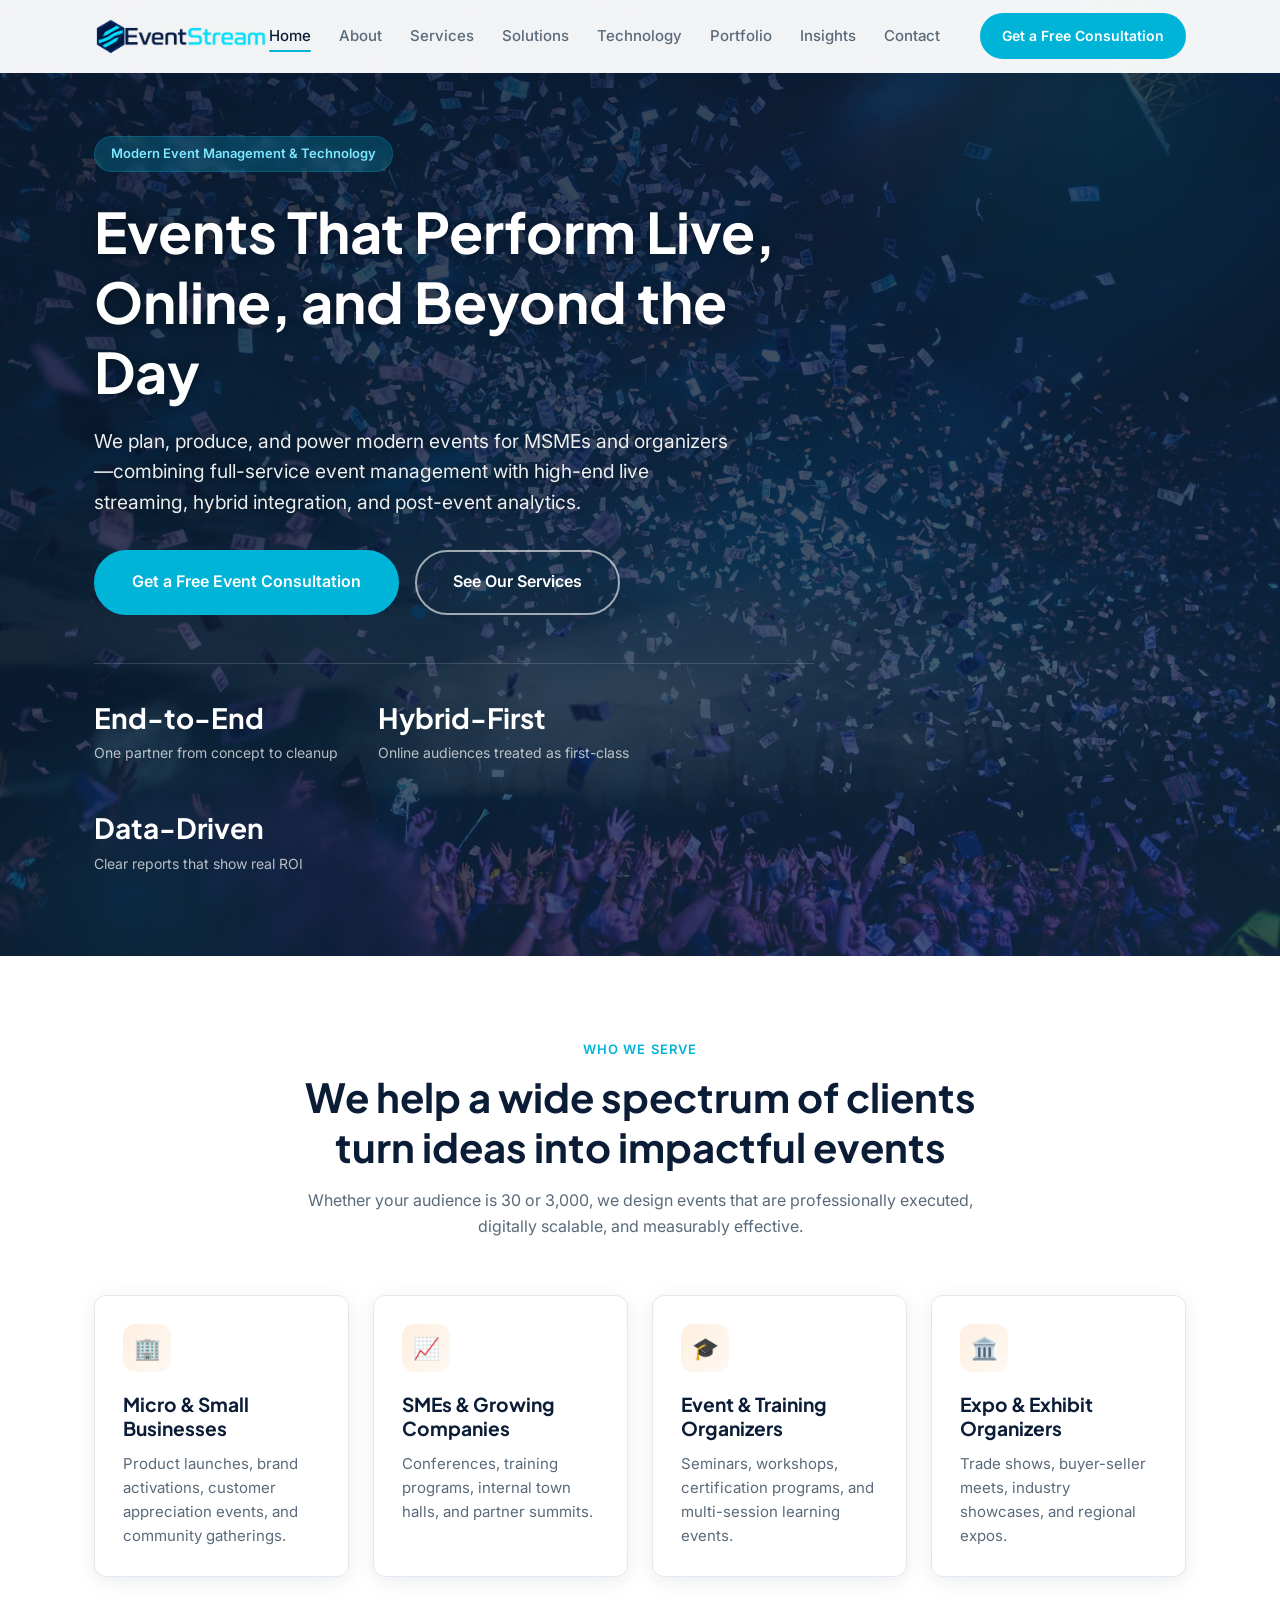
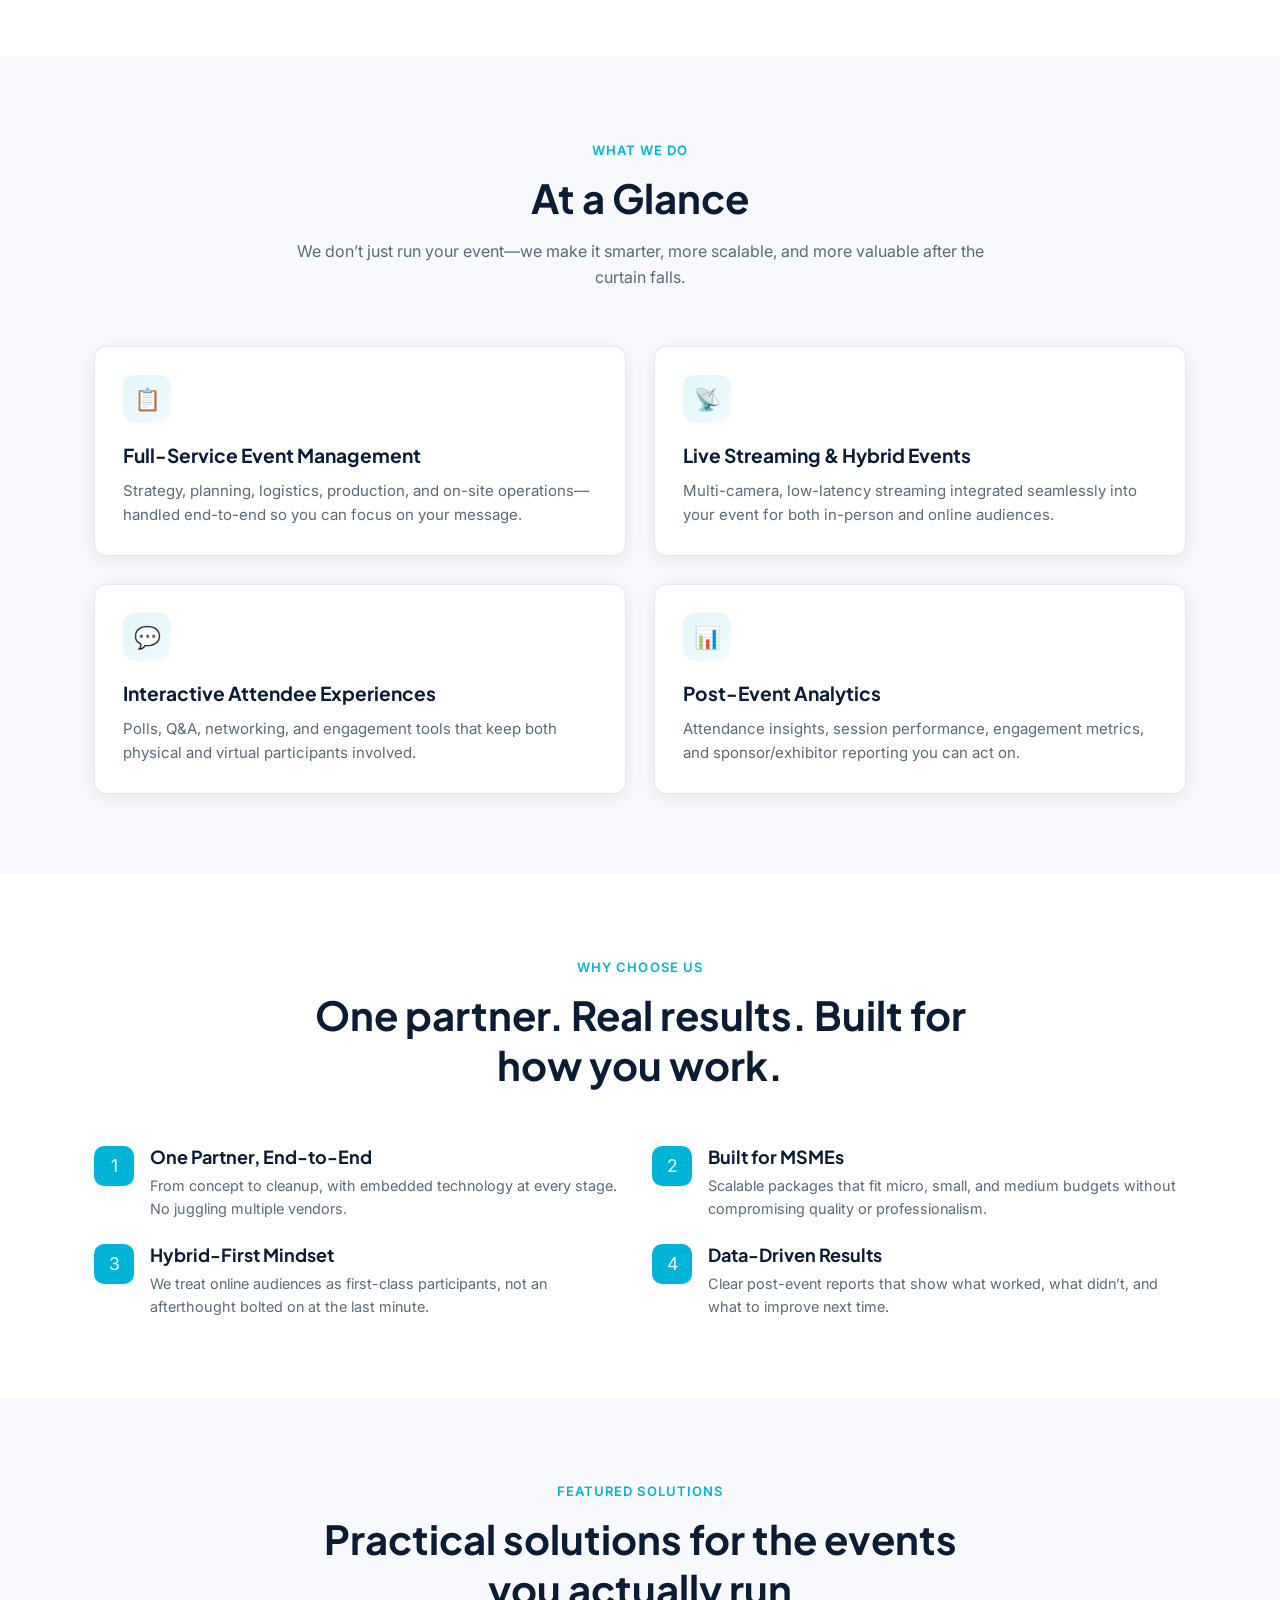
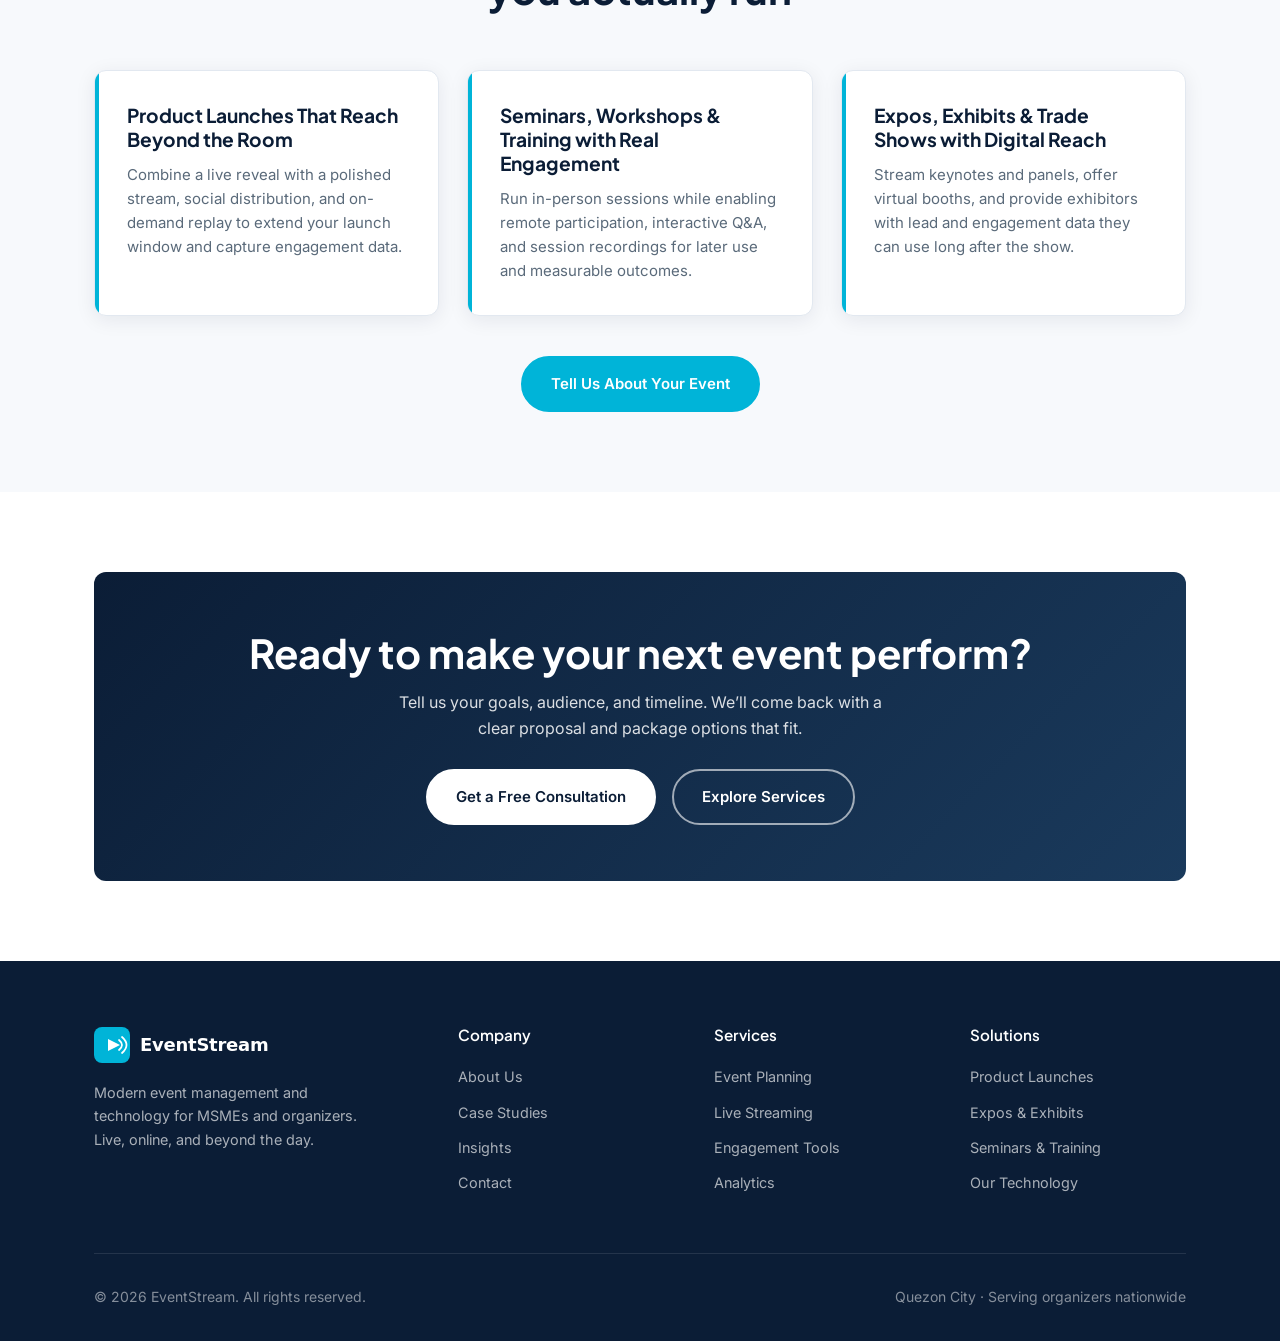
<file: index.html>
<!DOCTYPE html>
<html lang="en">
<head>
  <meta charset="UTF-8">
  <meta name="viewport" content="width=device-width, initial-scale=1.0">
  <title>EventStream | Events That Perform Live, Online & Beyond</title>
  <meta name="description" content="We plan, produce, and power modern events for MSMEs and organizers—full-service event management with high-end live streaming, hybrid integration, and post-event analytics.">
  <link rel="preconnect" href="https://fonts.googleapis.com">
  <link rel="preconnect" href="https://fonts.gstatic.com" crossorigin>
  <link href="https://fonts.googleapis.com/css2?family=Inter:wght@400;500;600;700&family=Plus+Jakarta+Sans:wght@600;700;800&display=swap" rel="stylesheet">
  <link rel="stylesheet" href="css/styles.css">
</head>
<body>
  <!-- Header -->
  <header class="header">
    <div class="container header-inner">
      <a href="index.html" class="logo"><img src="images/logo_new.svg" alt="EventStream" height="40"></a>
      <nav class="nav">
        <div class="nav-links">
          <a href="index.html" class="active">Home</a>
          <a href="about.html">About</a>
          <a href="services.html">Services</a>
          <a href="solutions.html">Solutions</a>
          <a href="technology.html">Technology</a>
          <a href="portfolio.html">Portfolio</a>
          <a href="insights.html">Insights</a>
          <a href="contact.html">Contact</a>
        </div>
        <a href="contact.html" class="btn btn-primary btn-sm nav-cta">Get a Free Consultation</a>
      </nav>
      <button class="mobile-toggle" aria-label="Toggle menu" aria-expanded="false">
        <svg xmlns="http://www.w3.org/2000/svg" fill="none" viewBox="0 0 24 24" stroke="currentColor"><path stroke-linecap="round" stroke-linejoin="round" stroke-width="2" d="M4 6h16M4 12h16M4 18h16"/></svg>
      </button>
    </div>
    <div class="mobile-menu">
      <a href="index.html">Home</a>
      <a href="about.html">About</a>
      <a href="services.html">Services</a>
      <a href="solutions.html">Solutions</a>
      <a href="technology.html">Technology</a>
      <a href="portfolio.html">Portfolio</a>
      <a href="insights.html">Insights</a>
      <a href="contact.html">Contact</a>
      <a href="contact.html" class="btn btn-primary">Get a Free Consultation</a>
    </div>
  </header>

  <!-- Hero -->
  <section class="hero">
    <div class="container">
      <div class="hero-content">
        <span class="eyebrow">Modern Event Management & Technology</span>
        <h1>Events That Perform Live, Online, and Beyond the Day</h1>
        <p class="lead">We plan, produce, and power modern events for MSMEs and organizers—combining full-service event management with high-end live streaming, hybrid integration, and post-event analytics.</p>
        <div class="hero-ctas">
          <a href="contact.html" class="btn btn-primary btn-lg">Get a Free Event Consultation</a>
          <a href="services.html" class="btn btn-outline-white btn-lg">See Our Services</a>
        </div>
        <div class="hero-stats">
          <div class="hero-stat">
            <strong>End-to-End</strong>
            <span>One partner from concept to cleanup</span>
          </div>
          <div class="hero-stat">
            <strong>Hybrid-First</strong>
            <span>Online audiences treated as first-class</span>
          </div>
          <div class="hero-stat">
            <strong>Data-Driven</strong>
            <span>Clear reports that show real ROI</span>
          </div>
        </div>
      </div>
    </div>
  </section>

  <!-- Who We Serve -->
  <section class="section" id="who-we-serve">
    <div class="container">
      <div class="section-header fade-up">
        <span class="eyebrow">Who We Serve</span>
        <h2>We help a wide spectrum of clients turn ideas into impactful events</h2>
        <p>Whether your audience is 30 or 3,000, we design events that are professionally executed, digitally scalable, and measurably effective.</p>
      </div>
      <div class="grid-4">
        <div class="card audience-card fade-up">
          <div class="card-icon">🏢</div>
          <h3>Micro & Small Businesses</h3>
          <p>Product launches, brand activations, customer appreciation events, and community gatherings.</p>
        </div>
        <div class="card audience-card fade-up">
          <div class="card-icon">📈</div>
          <h3>SMEs & Growing Companies</h3>
          <p>Conferences, training programs, internal town halls, and partner summits.</p>
        </div>
        <div class="card audience-card fade-up">
          <div class="card-icon">🎓</div>
          <h3>Event & Training Organizers</h3>
          <p>Seminars, workshops, certification programs, and multi-session learning events.</p>
        </div>
        <div class="card audience-card fade-up">
          <div class="card-icon">🏛️</div>
          <h3>Expo & Exhibit Organizers</h3>
          <p>Trade shows, buyer-seller meets, industry showcases, and regional expos.</p>
        </div>
      </div>
    </div>
  </section>

  <!-- What We Do -->
  <section class="section section-alt" id="what-we-do">
    <div class="container">
      <div class="section-header fade-up">
        <span class="eyebrow">What We Do</span>
        <h2>At a Glance</h2>
        <p>We don’t just run your event—we make it smarter, more scalable, and more valuable after the curtain falls.</p>
      </div>
      <div class="grid-2">
        <div class="card fade-up">
          <div class="card-icon">📋</div>
          <h3>Full-Service Event Management</h3>
          <p>Strategy, planning, logistics, production, and on-site operations—handled end-to-end so you can focus on your message.</p>
        </div>
        <div class="card fade-up">
          <div class="card-icon">📡</div>
          <h3>Live Streaming & Hybrid Events</h3>
          <p>Multi-camera, low-latency streaming integrated seamlessly into your event for both in-person and online audiences.</p>
        </div>
        <div class="card fade-up">
          <div class="card-icon">💬</div>
          <h3>Interactive Attendee Experiences</h3>
          <p>Polls, Q&A, networking, and engagement tools that keep both physical and virtual participants involved.</p>
        </div>
        <div class="card fade-up">
          <div class="card-icon">📊</div>
          <h3>Post-Event Analytics</h3>
          <p>Attendance insights, session performance, engagement metrics, and sponsor/exhibitor reporting you can act on.</p>
        </div>
      </div>
    </div>
  </section>

  <!-- Why Choose Us -->
  <section class="section" id="why-us">
    <div class="container">
      <div class="section-header fade-up">
        <span class="eyebrow">Why Choose Us</span>
        <h2>One partner. Real results. Built for how you work.</h2>
      </div>
      <div class="why-list">
        <div class="why-item fade-up">
          <div class="icon">1</div>
          <div>
            <h4>One Partner, End-to-End</h4>
            <p>From concept to cleanup, with embedded technology at every stage. No juggling multiple vendors.</p>
          </div>
        </div>
        <div class="why-item fade-up">
          <div class="icon">2</div>
          <div>
            <h4>Built for MSMEs</h4>
            <p>Scalable packages that fit micro, small, and medium budgets without compromising quality or professionalism.</p>
          </div>
        </div>
        <div class="why-item fade-up">
          <div class="icon">3</div>
          <div>
            <h4>Hybrid-First Mindset</h4>
            <p>We treat online audiences as first-class participants, not an afterthought bolted on at the last minute.</p>
          </div>
        </div>
        <div class="why-item fade-up">
          <div class="icon">4</div>
          <div>
            <h4>Data-Driven Results</h4>
            <p>Clear post-event reports that show what worked, what didn’t, and what to improve next time.</p>
          </div>
        </div>
      </div>
    </div>
  </section>

  <!-- Featured Solutions -->
  <section class="section section-alt" id="solutions">
    <div class="container">
      <div class="section-header fade-up">
        <span class="eyebrow">Featured Solutions</span>
        <h2>Practical solutions for the events you actually run</h2>
      </div>
      <div class="grid-3">
        <div class="card solution-card fade-up">
          <h3>Product Launches That Reach Beyond the Room</h3>
          <p>Combine a live reveal with a polished stream, social distribution, and on-demand replay to extend your launch window and capture engagement data.</p>
        </div>
        <div class="card solution-card fade-up">
          <h3>Seminars, Workshops & Training with Real Engagement</h3>
          <p>Run in-person sessions while enabling remote participation, interactive Q&A, and session recordings for later use and measurable outcomes.</p>
        </div>
        <div class="card solution-card fade-up">
          <h3>Expos, Exhibits & Trade Shows with Digital Reach</h3>
          <p>Stream keynotes and panels, offer virtual booths, and provide exhibitors with lead and engagement data they can use long after the show.</p>
        </div>
      </div>
      <div style="text-align: center; margin-top: 2.5rem;" class="fade-up">
        <a href="contact.html" class="btn btn-primary">Tell Us About Your Event</a>
      </div>
    </div>
  </section>

  <!-- CTA Banner -->
  <section class="section">
    <div class="container">
      <div class="cta-banner fade-up">
        <h2>Ready to make your next event perform?</h2>
        <p>Tell us your goals, audience, and timeline. We’ll come back with a clear proposal and package options that fit.</p>
        <div class="btn-group">
          <a href="contact.html" class="btn btn-white">Get a Free Consultation</a>
          <a href="services.html" class="btn btn-outline-white">Explore Services</a>
        </div>
      </div>
    </div>
  </section>

  <!-- Footer -->
  <footer class="footer">
    <div class="container">
      <div class="footer-grid">
        <div class="footer-brand">
          <a href="index.html" class="logo"><img src="images/logo-light.svg" alt="EventStream" height="40"></a>
          <p>Modern event management and technology for MSMEs and organizers. Live, online, and beyond the day.</p>
        </div>
        <div>
          <h4>Company</h4>
          <ul>
            <li><a href="about.html">About Us</a></li>
            <li><a href="portfolio.html">Case Studies</a></li>
            <li><a href="insights.html">Insights</a></li>
            <li><a href="contact.html">Contact</a></li>
          </ul>
        </div>
        <div>
          <h4>Services</h4>
          <ul>
            <li><a href="services.html">Event Planning</a></li>
            <li><a href="services.html">Live Streaming</a></li>
            <li><a href="services.html">Engagement Tools</a></li>
            <li><a href="services.html">Analytics</a></li>
          </ul>
        </div>
        <div>
          <h4>Solutions</h4>
          <ul>
            <li><a href="solutions.html">Product Launches</a></li>
            <li><a href="solutions.html">Expos & Exhibits</a></li>
            <li><a href="solutions.html">Seminars & Training</a></li>
            <li><a href="technology.html">Our Technology</a></li>
          </ul>
        </div>
      </div>
      <div class="footer-bottom">
        <span>© 2026 EventStream. All rights reserved.</span>
        <span>Quezon City · Serving organizers nationwide</span>
      </div>
    </div>
  </footer>

  <script src="js/main.js"></script>
</body>
</html>
</file>
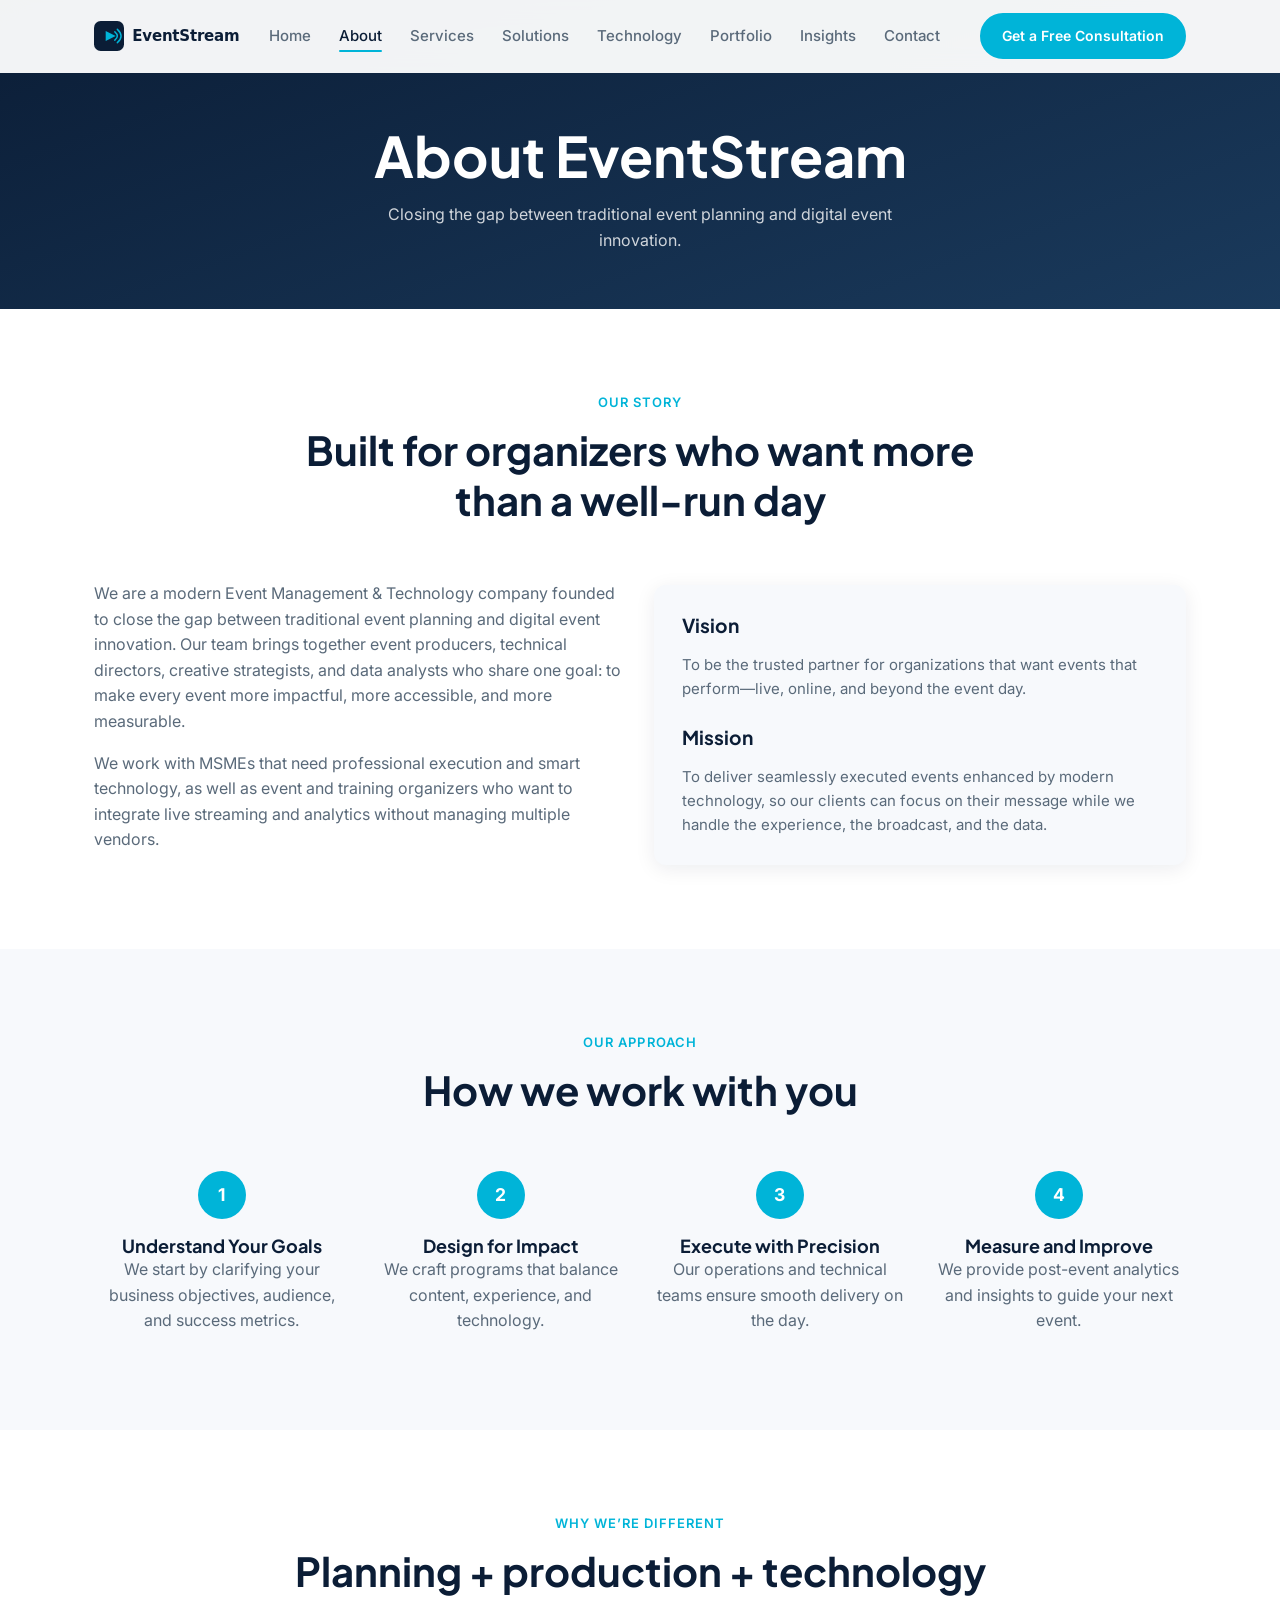
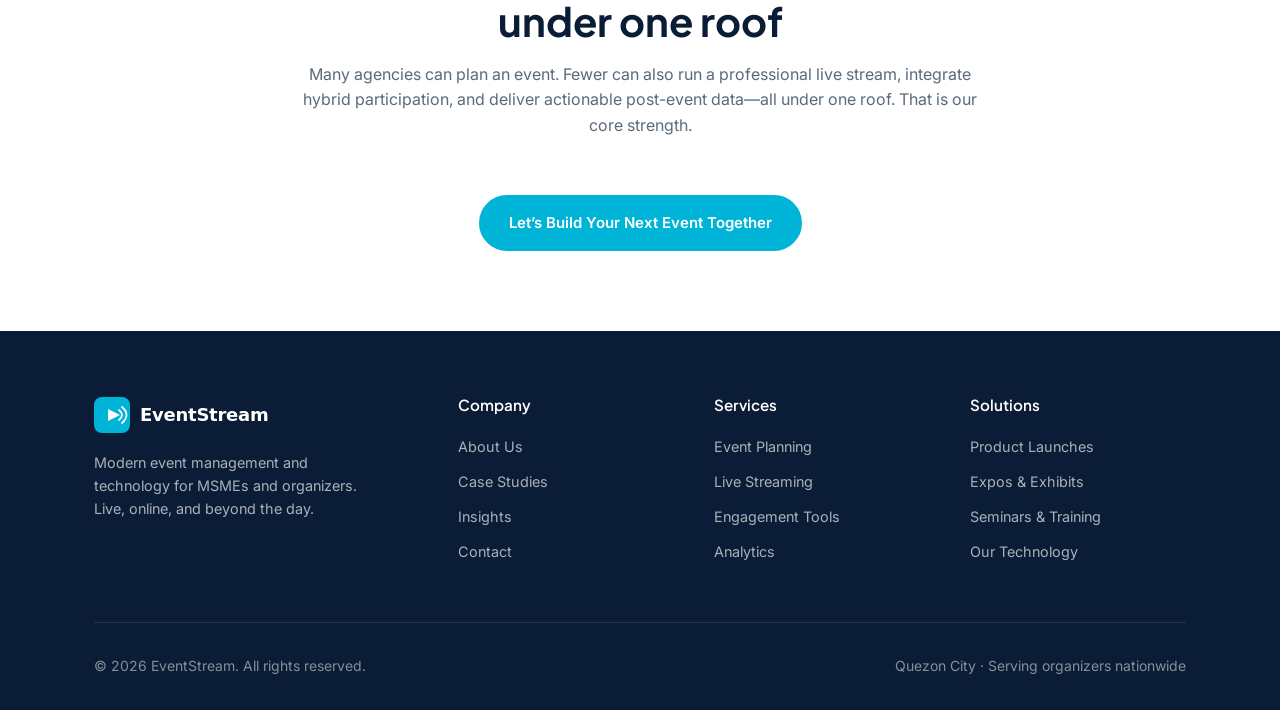
<file: about.html>
<!DOCTYPE html>
<html lang="en">
<head>
  <meta charset="UTF-8">
  <meta name="viewport" content="width=device-width, initial-scale=1.0">
  <title>About Us | EventStream</title>
  <meta name="description" content="We are a modern Event Management & Technology company founded to close the gap between traditional event planning and digital event innovation.">
  <link rel="preconnect" href="https://fonts.googleapis.com">
  <link rel="preconnect" href="https://fonts.gstatic.com" crossorigin>
  <link href="https://fonts.googleapis.com/css2?family=Inter:wght@400;500;600;700&family=Plus+Jakarta+Sans:wght@600;700;800&display=swap" rel="stylesheet">
  <link rel="stylesheet" href="css/styles.css">
</head>
<body>
  <header class="header">
    <div class="container header-inner">
      <a href="index.html" class="logo"><img src="images/logo.svg" alt="EventStream" height="40"></a>
      <nav class="nav">
        <div class="nav-links">
          <a href="index.html">Home</a>
          <a href="about.html" class="active">About</a>
          <a href="services.html">Services</a>
          <a href="solutions.html">Solutions</a>
          <a href="technology.html">Technology</a>
          <a href="portfolio.html">Portfolio</a>
          <a href="insights.html">Insights</a>
          <a href="contact.html">Contact</a>
        </div>
        <a href="contact.html" class="btn btn-primary btn-sm nav-cta">Get a Free Consultation</a>
      </nav>
      <button class="mobile-toggle" aria-label="Toggle menu" aria-expanded="false">
        <svg xmlns="http://www.w3.org/2000/svg" fill="none" viewBox="0 0 24 24" stroke="currentColor"><path stroke-linecap="round" stroke-linejoin="round" stroke-width="2" d="M4 6h16M4 12h16M4 18h16"/></svg>
      </button>
    </div>
    <div class="mobile-menu">
      <a href="index.html">Home</a>
      <a href="about.html">About</a>
      <a href="services.html">Services</a>
      <a href="solutions.html">Solutions</a>
      <a href="technology.html">Technology</a>
      <a href="portfolio.html">Portfolio</a>
      <a href="insights.html">Insights</a>
      <a href="contact.html">Contact</a>
      <a href="contact.html" class="btn btn-primary">Get a Free Consultation</a>
    </div>
  </header>

  <section class="page-hero">
    <div class="container">
      <h1>About EventStream</h1>
      <p>Closing the gap between traditional event planning and digital event innovation.</p>
    </div>
  </section>

  <section class="section">
    <div class="container">
      <div class="section-header fade-up">
        <span class="eyebrow">Our Story</span>
        <h2>Built for organizers who want more than a well-run day</h2>
      </div>
      <div class="grid-2" style="align-items: center;">
        <div class="fade-up">
          <p>We are a modern Event Management & Technology company founded to close the gap between traditional event planning and digital event innovation. Our team brings together event producers, technical directors, creative strategists, and data analysts who share one goal: to make every event more impactful, more accessible, and more measurable.</p>
          <p>We work with MSMEs that need professional execution and smart technology, as well as event and training organizers who want to integrate live streaming and analytics without managing multiple vendors.</p>
        </div>
        <div class="fade-up">
          <div class="card" style="background: var(--bg-alt); border: none;">
            <h3 style="margin-bottom: 1rem;">Vision</h3>
            <p style="margin-bottom: 1.5rem;">To be the trusted partner for organizations that want events that perform—live, online, and beyond the event day.</p>
            <h3 style="margin-bottom: 1rem;">Mission</h3>
            <p style="margin-bottom: 0;">To deliver seamlessly executed events enhanced by modern technology, so our clients can focus on their message while we handle the experience, the broadcast, and the data.</p>
          </div>
        </div>
      </div>
    </div>
  </section>

  <section class="section section-alt">
    <div class="container">
      <div class="section-header fade-up">
        <span class="eyebrow">Our Approach</span>
        <h2>How we work with you</h2>
      </div>
      <div class="approach-steps">
        <div class="approach-step fade-up">
          <div class="num">1</div>
          <h4>Understand Your Goals</h4>
          <p>We start by clarifying your business objectives, audience, and success metrics.</p>
        </div>
        <div class="approach-step fade-up">
          <div class="num">2</div>
          <h4>Design for Impact</h4>
          <p>We craft programs that balance content, experience, and technology.</p>
        </div>
        <div class="approach-step fade-up">
          <div class="num">3</div>
          <h4>Execute with Precision</h4>
          <p>Our operations and technical teams ensure smooth delivery on the day.</p>
        </div>
        <div class="approach-step fade-up">
          <div class="num">4</div>
          <h4>Measure and Improve</h4>
          <p>We provide post-event analytics and insights to guide your next event.</p>
        </div>
      </div>
    </div>
  </section>

  <section class="section">
    <div class="container">
      <div class="section-header fade-up">
        <span class="eyebrow">Why We’re Different</span>
        <h2>Planning + production + technology under one roof</h2>
        <p>Many agencies can plan an event. Fewer can also run a professional live stream, integrate hybrid participation, and deliver actionable post-event data—all under one roof. That is our core strength.</p>
      </div>
      <div style="text-align: center;" class="fade-up">
        <a href="contact.html" class="btn btn-primary">Let’s Build Your Next Event Together</a>
      </div>
    </div>
  </section>

  <footer class="footer">
    <div class="container">
      <div class="footer-grid">
        <div class="footer-brand">
          <a href="index.html" class="logo"><img src="images/logo-light.svg" alt="EventStream" height="40"></a>
          <p>Modern event management and technology for MSMEs and organizers. Live, online, and beyond the day.</p>
        </div>
        <div>
          <h4>Company</h4>
          <ul>
            <li><a href="about.html">About Us</a></li>
            <li><a href="portfolio.html">Case Studies</a></li>
            <li><a href="insights.html">Insights</a></li>
            <li><a href="contact.html">Contact</a></li>
          </ul>
        </div>
        <div>
          <h4>Services</h4>
          <ul>
            <li><a href="services.html">Event Planning</a></li>
            <li><a href="services.html">Live Streaming</a></li>
            <li><a href="services.html">Engagement Tools</a></li>
            <li><a href="services.html">Analytics</a></li>
          </ul>
        </div>
        <div>
          <h4>Solutions</h4>
          <ul>
            <li><a href="solutions.html">Product Launches</a></li>
            <li><a href="solutions.html">Expos & Exhibits</a></li>
            <li><a href="solutions.html">Seminars & Training</a></li>
            <li><a href="technology.html">Our Technology</a></li>
          </ul>
        </div>
      </div>
      <div class="footer-bottom">
        <span>© 2026 EventStream. All rights reserved.</span>
        <span>Quezon City · Serving organizers nationwide</span>
      </div>
    </div>
  </footer>

  <script src="js/main.js"></script>
</body>
</html>
</file>
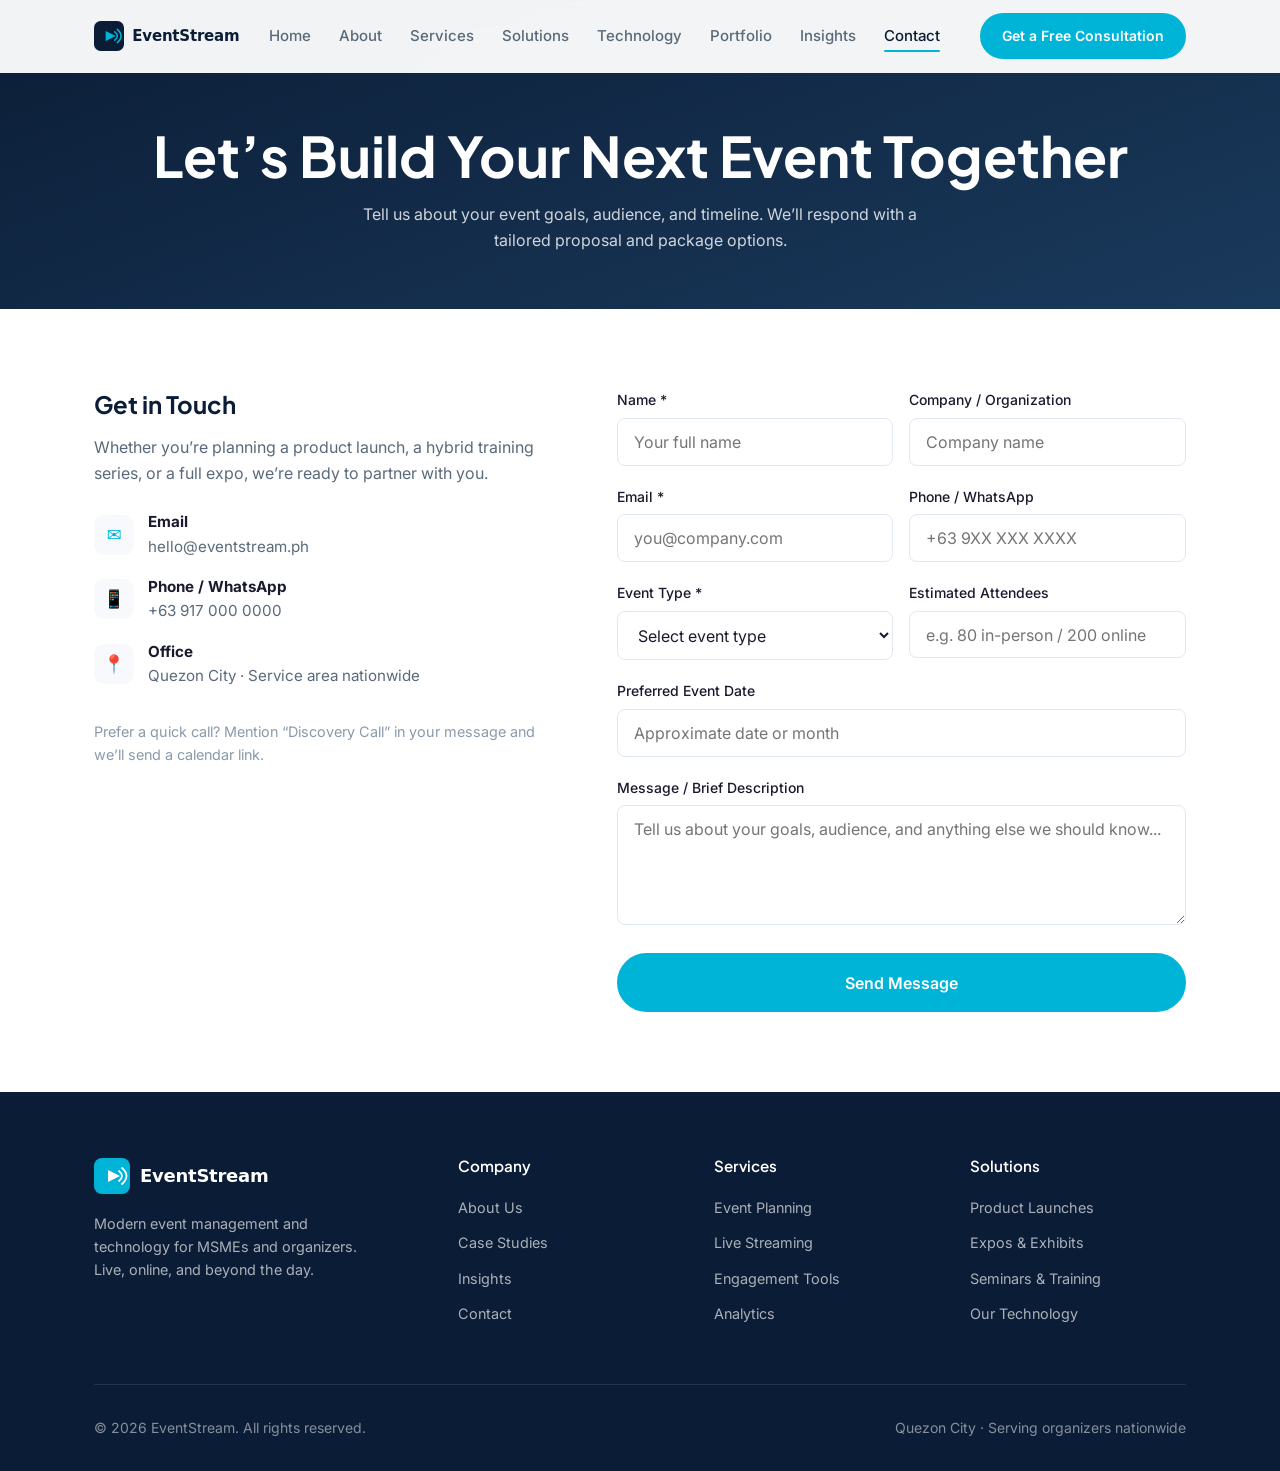
<file: contact.html>
<!DOCTYPE html>
<html lang="en">
<head>
  <meta charset="UTF-8">
  <meta name="viewport" content="width=device-width, initial-scale=1.0">
  <title>Contact | EventStream</title>
  <meta name="description" content="Tell us about your event goals, audience, and timeline. We’ll respond with a tailored proposal and package options.">
  <link rel="preconnect" href="https://fonts.googleapis.com">
  <link rel="preconnect" href="https://fonts.gstatic.com" crossorigin>
  <link href="https://fonts.googleapis.com/css2?family=Inter:wght@400;500;600;700&family=Plus+Jakarta+Sans:wght@600;700;800&display=swap" rel="stylesheet">
  <link rel="stylesheet" href="css/styles.css">
</head>
<body>
  <header class="header">
    <div class="container header-inner">
      <a href="index.html" class="logo"><img src="images/logo.svg" alt="EventStream" height="40"></a>
      <nav class="nav">
        <div class="nav-links">
          <a href="index.html">Home</a>
          <a href="about.html">About</a>
          <a href="services.html">Services</a>
          <a href="solutions.html">Solutions</a>
          <a href="technology.html">Technology</a>
          <a href="portfolio.html">Portfolio</a>
          <a href="insights.html">Insights</a>
          <a href="contact.html" class="active">Contact</a>
        </div>
        <a href="contact.html" class="btn btn-primary btn-sm nav-cta">Get a Free Consultation</a>
      </nav>
      <button class="mobile-toggle" aria-label="Toggle menu" aria-expanded="false">
        <svg xmlns="http://www.w3.org/2000/svg" fill="none" viewBox="0 0 24 24" stroke="currentColor"><path stroke-linecap="round" stroke-linejoin="round" stroke-width="2" d="M4 6h16M4 12h16M4 18h16"/></svg>
      </button>
    </div>
    <div class="mobile-menu">
      <a href="index.html">Home</a>
      <a href="about.html">About</a>
      <a href="services.html">Services</a>
      <a href="solutions.html">Solutions</a>
      <a href="technology.html">Technology</a>
      <a href="portfolio.html">Portfolio</a>
      <a href="insights.html">Insights</a>
      <a href="contact.html">Contact</a>
      <a href="contact.html" class="btn btn-primary">Get a Free Consultation</a>
    </div>
  </header>

  <section class="page-hero">
    <div class="container">
      <h1>Let’s Build Your Next Event Together</h1>
      <p>Tell us about your event goals, audience, and timeline. We’ll respond with a tailored proposal and package options.</p>
    </div>
  </section>

  <section class="section">
    <div class="container">
      <div class="contact-wrapper">
        <div class="contact-info fade-up">
          <h3>Get in Touch</h3>
          <p>Whether you’re planning a product launch, a hybrid training series, or a full expo, we’re ready to partner with you.</p>
          
          <div class="contact-details">
            <div class="contact-detail">
              <div class="icon">✉️</div>
              <div>
                <strong style="display:block; color: var(--text);">Email</strong>
                hello@eventstream.ph
              </div>
            </div>
            <div class="contact-detail">
              <div class="icon">📱</div>
              <div>
                <strong style="display:block; color: var(--text);">Phone / WhatsApp</strong>
                +63 917 000 0000
              </div>
            </div>
            <div class="contact-detail">
              <div class="icon">📍</div>
              <div>
                <strong style="display:block; color: var(--text);">Office</strong>
                Quezon City · Service area nationwide
              </div>
            </div>
          </div>

          <p style="font-size: 0.9rem; color: var(--text-light);">Prefer a quick call? Mention “Discovery Call” in your message and we’ll send a calendar link.</p>
        </div>

        <div class="fade-up">
          <div id="form-message" class="form-message" role="alert"></div>
          <form id="contact-form" novalidate>
            <div class="form-row">
              <div class="form-group">
                <label for="name">Name *</label>
                <input type="text" id="name" name="name" required placeholder="Your full name" autocomplete="name">
              </div>
              <div class="form-group">
                <label for="company">Company / Organization</label>
                <input type="text" id="company" name="company" placeholder="Company name" autocomplete="organization">
              </div>
            </div>
            <div class="form-row">
              <div class="form-group">
                <label for="email">Email *</label>
                <input type="email" id="email" name="email" required placeholder="you@company.com" autocomplete="email">
              </div>
              <div class="form-group">
                <label for="phone">Phone / WhatsApp</label>
                <input type="tel" id="phone" name="phone" placeholder="+63 9XX XXX XXXX" autocomplete="tel">
              </div>
            </div>
            <div class="form-row">
              <div class="form-group">
                <label for="event-type">Event Type *</label>
                <select id="event-type" name="event-type" required>
                  <option value="">Select event type</option>
                  <option value="product-launch">Product Launch</option>
                  <option value="seminar">Seminar</option>
                  <option value="workshop">Workshop</option>
                  <option value="training">Training</option>
                  <option value="expo">Expo / Tradeshow</option>
                  <option value="other">Other</option>
                </select>
              </div>
              <div class="form-group">
                <label for="attendees">Estimated Attendees</label>
                <input type="text" id="attendees" name="attendees" placeholder="e.g. 80 in-person / 200 online">
              </div>
            </div>
            <div class="form-group">
              <label for="date">Preferred Event Date</label>
              <input type="text" id="date" name="date" placeholder="Approximate date or month">
            </div>
            <div class="form-group">
              <label for="message">Message / Brief Description</label>
              <textarea id="message" name="message" placeholder="Tell us about your goals, audience, and anything else we should know..."></textarea>
            </div>
            <button type="submit" class="btn btn-primary btn-lg" style="width: 100%;">Send Message</button>
          </form>
        </div>
      </div>
    </div>
  </section>

  <footer class="footer">
    <div class="container">
      <div class="footer-grid">
        <div class="footer-brand">
          <a href="index.html" class="logo"><img src="images/logo-light.svg" alt="EventStream" height="40"></a>
          <p>Modern event management and technology for MSMEs and organizers. Live, online, and beyond the day.</p>
        </div>
        <div>
          <h4>Company</h4>
          <ul>
            <li><a href="about.html">About Us</a></li>
            <li><a href="portfolio.html">Case Studies</a></li>
            <li><a href="insights.html">Insights</a></li>
            <li><a href="contact.html">Contact</a></li>
          </ul>
        </div>
        <div>
          <h4>Services</h4>
          <ul>
            <li><a href="services.html">Event Planning</a></li>
            <li><a href="services.html">Live Streaming</a></li>
            <li><a href="services.html">Engagement Tools</a></li>
            <li><a href="services.html">Analytics</a></li>
          </ul>
        </div>
        <div>
          <h4>Solutions</h4>
          <ul>
            <li><a href="solutions.html">Product Launches</a></li>
            <li><a href="solutions.html">Expos & Exhibits</a></li>
            <li><a href="solutions.html">Seminars & Training</a></li>
            <li><a href="technology.html">Our Technology</a></li>
          </ul>
        </div>
      </div>
      <div class="footer-bottom">
        <span>© 2026 EventStream. All rights reserved.</span>
        <span>Quezon City · Serving organizers nationwide</span>
      </div>
    </div>
  </footer>

  <script src="js/main.js"></script>
</body>
</html>
</file>
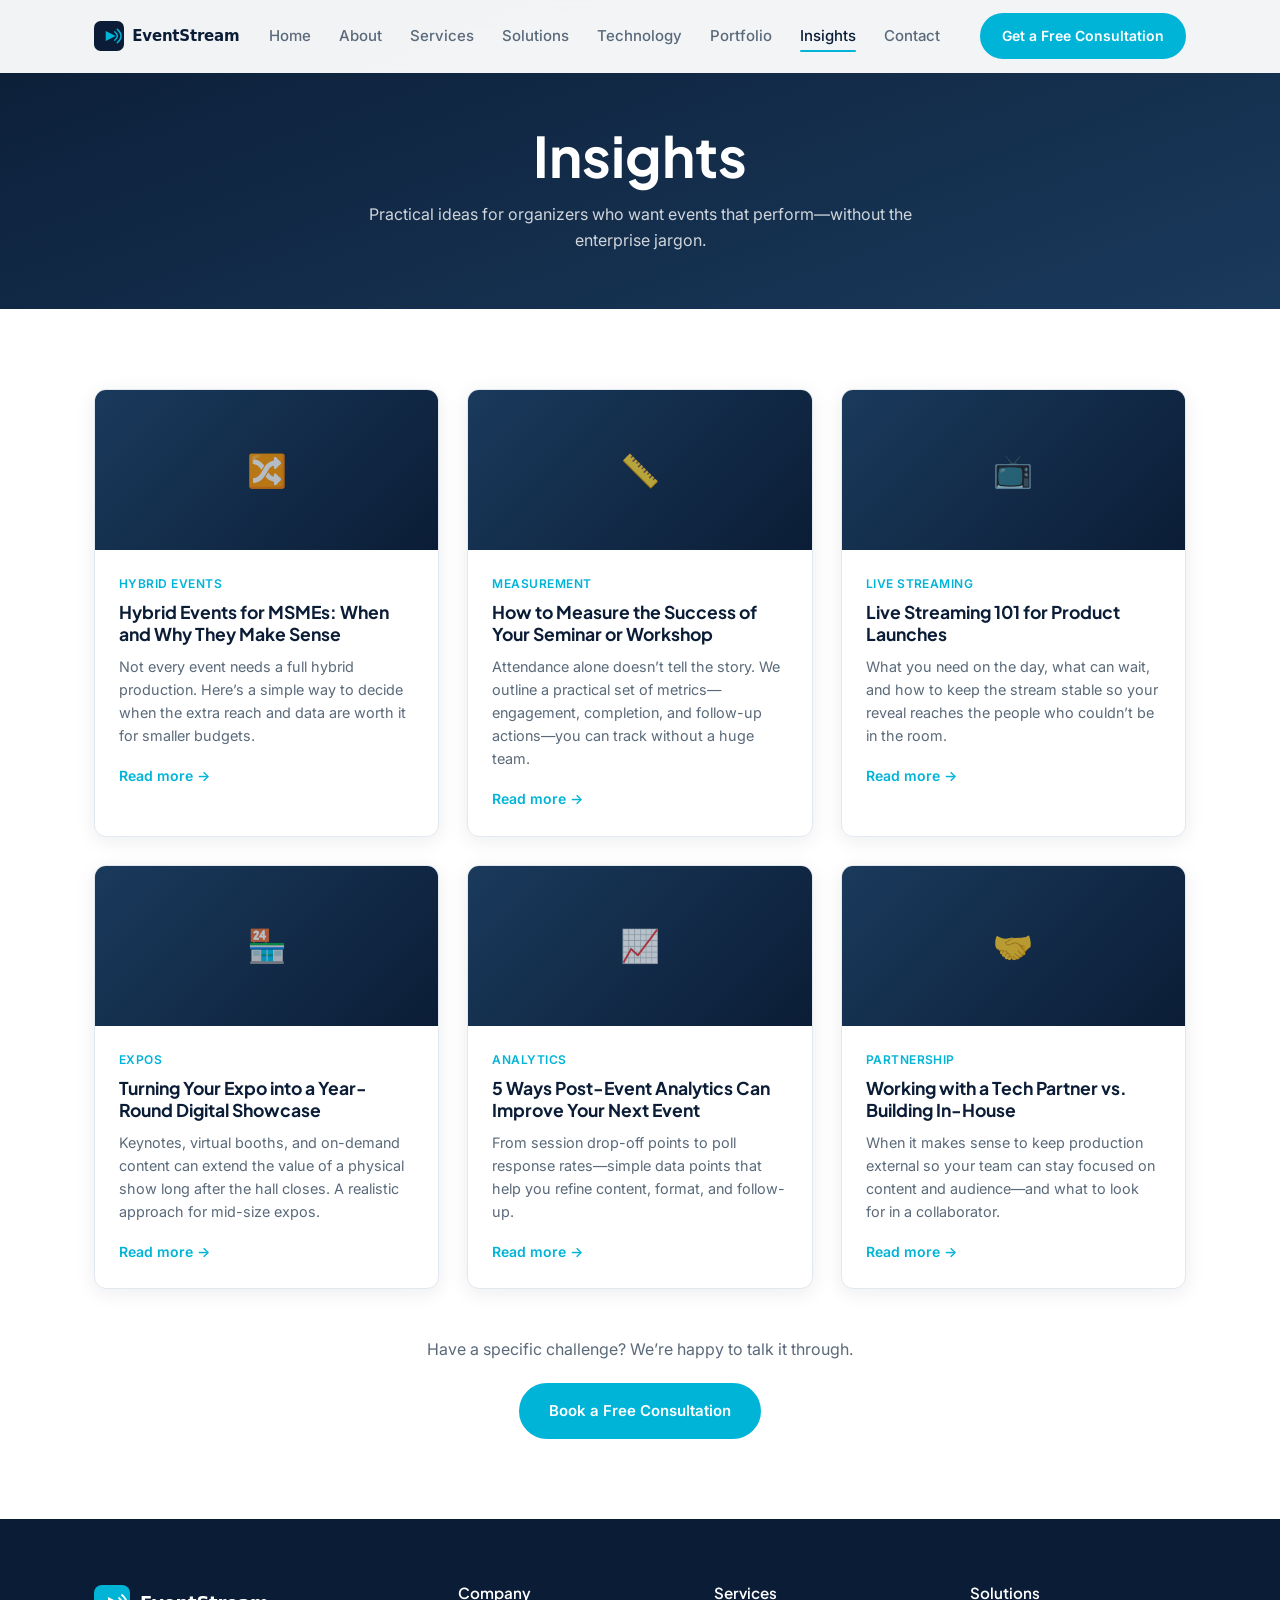
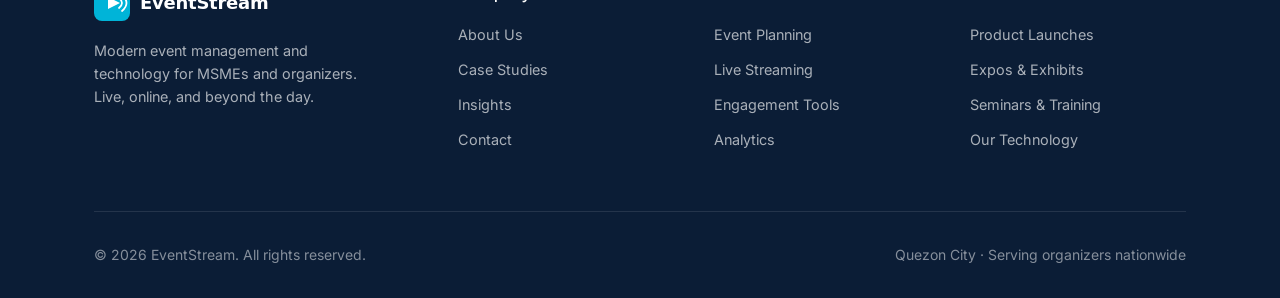
<file: insights.html>
<!DOCTYPE html>
<html lang="en">
<head>
  <meta charset="UTF-8">
  <meta name="viewport" content="width=device-width, initial-scale=1.0">
  <title>Insights | EventStream</title>
  <meta name="description" content="Practical guidance on hybrid events for MSMEs, measuring seminar success, live streaming for launches, and using post-event analytics to improve the next one.">
  <link rel="preconnect" href="https://fonts.googleapis.com">
  <link rel="preconnect" href="https://fonts.gstatic.com" crossorigin>
  <link href="https://fonts.googleapis.com/css2?family=Inter:wght@400;500;600;700&family=Plus+Jakarta+Sans:wght@600;700;800&display=swap" rel="stylesheet">
  <link rel="stylesheet" href="css/styles.css">
</head>
<body>
  <header class="header">
    <div class="container header-inner">
      <a href="index.html" class="logo"><img src="images/logo.svg" alt="EventStream" height="40"></a>
      <nav class="nav">
        <div class="nav-links">
          <a href="index.html">Home</a>
          <a href="about.html">About</a>
          <a href="services.html">Services</a>
          <a href="solutions.html">Solutions</a>
          <a href="technology.html">Technology</a>
          <a href="portfolio.html">Portfolio</a>
          <a href="insights.html" class="active">Insights</a>
          <a href="contact.html">Contact</a>
        </div>
        <a href="contact.html" class="btn btn-primary btn-sm nav-cta">Get a Free Consultation</a>
      </nav>
      <button class="mobile-toggle" aria-label="Toggle menu" aria-expanded="false">
        <svg xmlns="http://www.w3.org/2000/svg" fill="none" viewBox="0 0 24 24" stroke="currentColor"><path stroke-linecap="round" stroke-linejoin="round" stroke-width="2" d="M4 6h16M4 12h16M4 18h16"/></svg>
      </button>
    </div>
    <div class="mobile-menu">
      <a href="index.html">Home</a>
      <a href="about.html">About</a>
      <a href="services.html">Services</a>
      <a href="solutions.html">Solutions</a>
      <a href="technology.html">Technology</a>
      <a href="portfolio.html">Portfolio</a>
      <a href="insights.html">Insights</a>
      <a href="contact.html">Contact</a>
      <a href="contact.html" class="btn btn-primary">Get a Free Consultation</a>
    </div>
  </header>

  <section class="page-hero">
    <div class="container">
      <h1>Insights</h1>
      <p>Practical ideas for organizers who want events that perform—without the enterprise jargon.</p>
    </div>
  </section>

  <section class="section">
    <div class="container">
      <div class="grid-3">
        <article class="card blog-card fade-up">
          <div class="blog-image">🔀</div>
          <div class="blog-body">
            <div class="blog-tag">Hybrid Events</div>
            <h3>Hybrid Events for MSMEs: When and Why They Make Sense</h3>
            <p>Not every event needs a full hybrid production. Here’s a simple way to decide when the extra reach and data are worth it for smaller budgets.</p>
            <a href="contact.html" class="read-more">Read more →</a>
          </div>
        </article>

        <article class="card blog-card fade-up">
          <div class="blog-image">📏</div>
          <div class="blog-body">
            <div class="blog-tag">Measurement</div>
            <h3>How to Measure the Success of Your Seminar or Workshop</h3>
            <p>Attendance alone doesn’t tell the story. We outline a practical set of metrics—engagement, completion, and follow-up actions—you can track without a huge team.</p>
            <a href="contact.html" class="read-more">Read more →</a>
          </div>
        </article>

        <article class="card blog-card fade-up">
          <div class="blog-image">📺</div>
          <div class="blog-body">
            <div class="blog-tag">Live Streaming</div>
            <h3>Live Streaming 101 for Product Launches</h3>
            <p>What you need on the day, what can wait, and how to keep the stream stable so your reveal reaches the people who couldn’t be in the room.</p>
            <a href="contact.html" class="read-more">Read more →</a>
          </div>
        </article>

        <article class="card blog-card fade-up">
          <div class="blog-image">🏪</div>
          <div class="blog-body">
            <div class="blog-tag">Expos</div>
            <h3>Turning Your Expo into a Year-Round Digital Showcase</h3>
            <p>Keynotes, virtual booths, and on-demand content can extend the value of a physical show long after the hall closes. A realistic approach for mid-size expos.</p>
            <a href="contact.html" class="read-more">Read more →</a>
          </div>
        </article>

        <article class="card blog-card fade-up">
          <div class="blog-image">📈</div>
          <div class="blog-body">
            <div class="blog-tag">Analytics</div>
            <h3>5 Ways Post-Event Analytics Can Improve Your Next Event</h3>
            <p>From session drop-off points to poll response rates—simple data points that help you refine content, format, and follow-up.</p>
            <a href="contact.html" class="read-more">Read more →</a>
          </div>
        </article>

        <article class="card blog-card fade-up">
          <div class="blog-image">🤝</div>
          <div class="blog-body">
            <div class="blog-tag">Partnership</div>
            <h3>Working with a Tech Partner vs. Building In-House</h3>
            <p>When it makes sense to keep production external so your team can stay focused on content and audience—and what to look for in a collaborator.</p>
            <a href="contact.html" class="read-more">Read more →</a>
          </div>
        </article>
      </div>

      <div style="text-align: center; margin-top: 3rem;" class="fade-up">
        <p style="margin-bottom: 1.25rem; color: var(--text-muted);">Have a specific challenge? We’re happy to talk it through.</p>
        <a href="contact.html" class="btn btn-primary">Book a Free Consultation</a>
      </div>
    </div>
  </section>

  <footer class="footer">
    <div class="container">
      <div class="footer-grid">
        <div class="footer-brand">
          <a href="index.html" class="logo"><img src="images/logo-light.svg" alt="EventStream" height="40"></a>
          <p>Modern event management and technology for MSMEs and organizers. Live, online, and beyond the day.</p>
        </div>
        <div>
          <h4>Company</h4>
          <ul>
            <li><a href="about.html">About Us</a></li>
            <li><a href="portfolio.html">Case Studies</a></li>
            <li><a href="insights.html">Insights</a></li>
            <li><a href="contact.html">Contact</a></li>
          </ul>
        </div>
        <div>
          <h4>Services</h4>
          <ul>
            <li><a href="services.html">Event Planning</a></li>
            <li><a href="services.html">Live Streaming</a></li>
            <li><a href="services.html">Engagement Tools</a></li>
            <li><a href="services.html">Analytics</a></li>
          </ul>
        </div>
        <div>
          <h4>Solutions</h4>
          <ul>
            <li><a href="solutions.html">Product Launches</a></li>
            <li><a href="solutions.html">Expos & Exhibits</a></li>
            <li><a href="solutions.html">Seminars & Training</a></li>
            <li><a href="technology.html">Our Technology</a></li>
          </ul>
        </div>
      </div>
      <div class="footer-bottom">
        <span>© 2026 EventStream. All rights reserved.</span>
        <span>Quezon City · Serving organizers nationwide</span>
      </div>
    </div>
  </footer>

  <script src="js/main.js"></script>
</body>
</html>
</file>
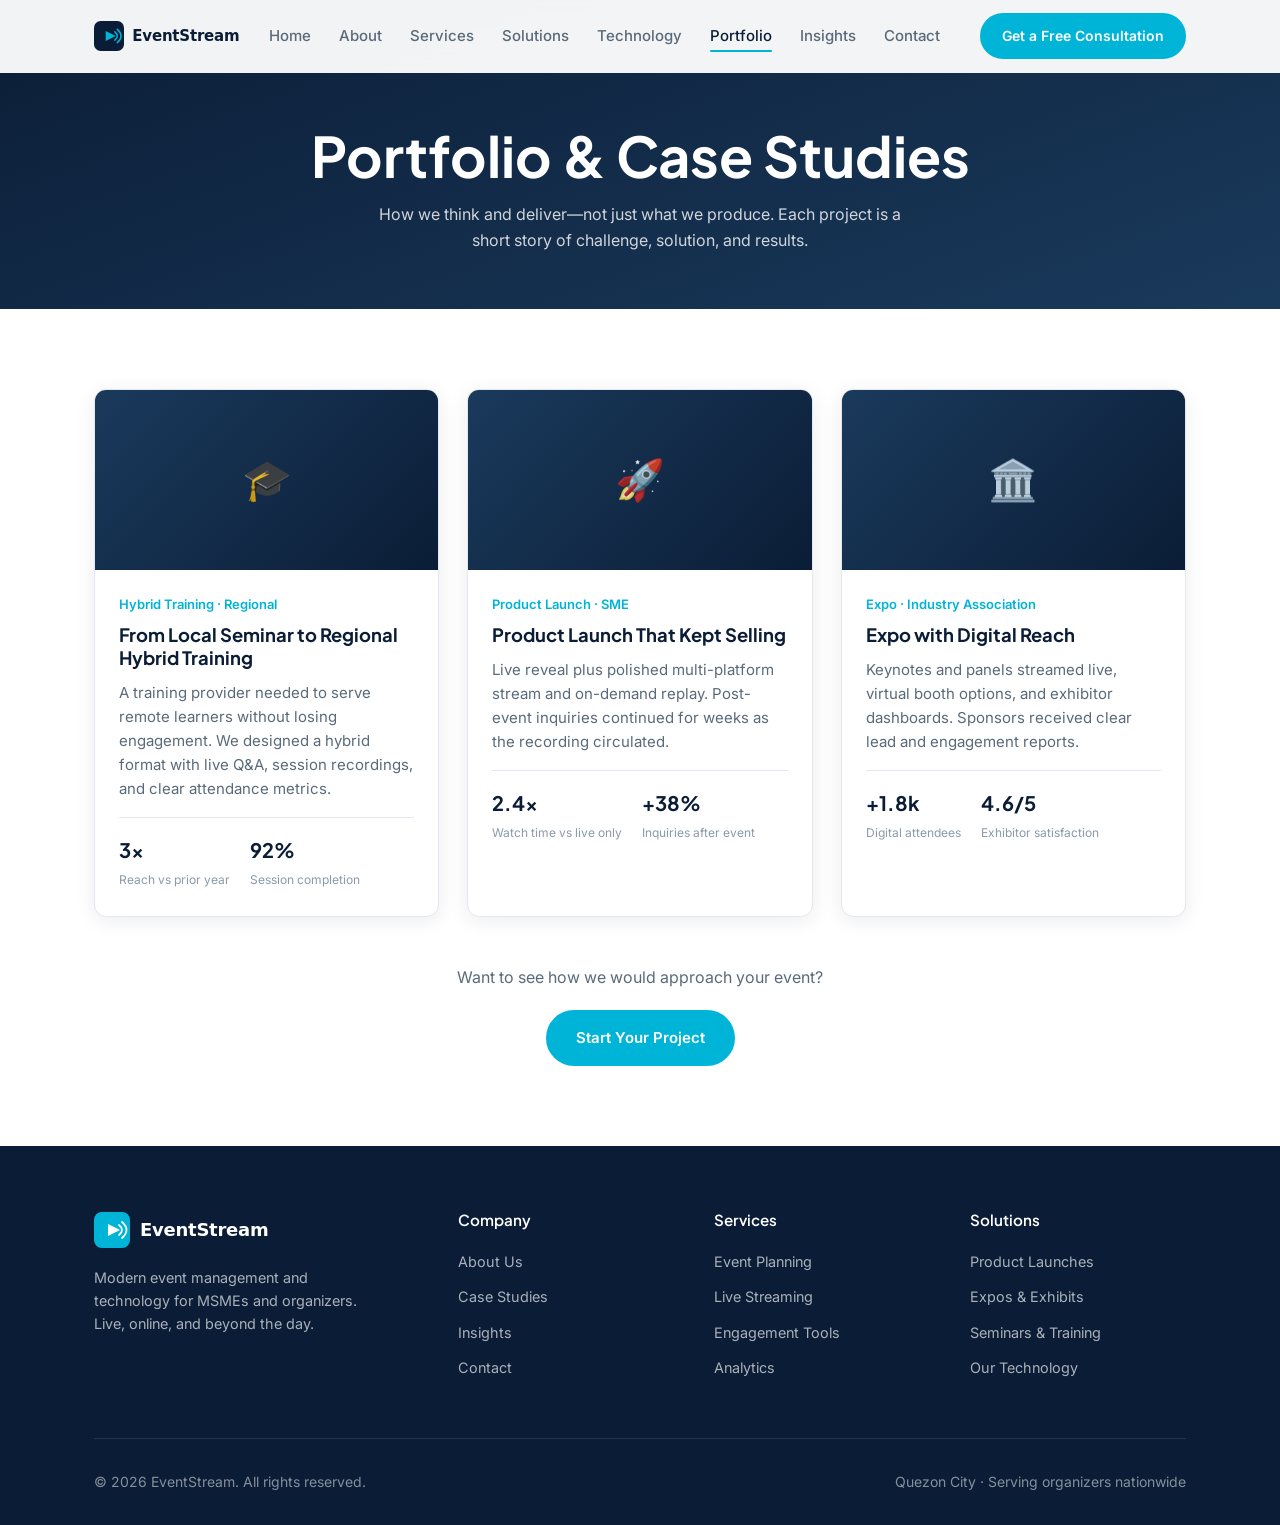
<file: portfolio.html>
<!DOCTYPE html>
<html lang="en">
<head>
  <meta charset="UTF-8">
  <meta name="viewport" content="width=device-width, initial-scale=1.0">
  <title>Portfolio & Case Studies | EventStream</title>
  <meta name="description" content="See how we help organizers turn events into measurable outcomes—hybrid training, product launches with on-demand reach, and expos with digital engagement.">
  <link rel="preconnect" href="https://fonts.googleapis.com">
  <link rel="preconnect" href="https://fonts.gstatic.com" crossorigin>
  <link href="https://fonts.googleapis.com/css2?family=Inter:wght@400;500;600;700&family=Plus+Jakarta+Sans:wght@600;700;800&display=swap" rel="stylesheet">
  <link rel="stylesheet" href="css/styles.css">
</head>
<body>
  <header class="header">
    <div class="container header-inner">
      <a href="index.html" class="logo"><img src="images/logo.svg" alt="EventStream" height="40"></a>
      <nav class="nav">
        <div class="nav-links">
          <a href="index.html">Home</a>
          <a href="about.html">About</a>
          <a href="services.html">Services</a>
          <a href="solutions.html">Solutions</a>
          <a href="technology.html">Technology</a>
          <a href="portfolio.html" class="active">Portfolio</a>
          <a href="insights.html">Insights</a>
          <a href="contact.html">Contact</a>
        </div>
        <a href="contact.html" class="btn btn-primary btn-sm nav-cta">Get a Free Consultation</a>
      </nav>
      <button class="mobile-toggle" aria-label="Toggle menu" aria-expanded="false">
        <svg xmlns="http://www.w3.org/2000/svg" fill="none" viewBox="0 0 24 24" stroke="currentColor"><path stroke-linecap="round" stroke-linejoin="round" stroke-width="2" d="M4 6h16M4 12h16M4 18h16"/></svg>
      </button>
    </div>
    <div class="mobile-menu">
      <a href="index.html">Home</a>
      <a href="about.html">About</a>
      <a href="services.html">Services</a>
      <a href="solutions.html">Solutions</a>
      <a href="technology.html">Technology</a>
      <a href="portfolio.html">Portfolio</a>
      <a href="insights.html">Insights</a>
      <a href="contact.html">Contact</a>
      <a href="contact.html" class="btn btn-primary">Get a Free Consultation</a>
    </div>
  </header>

  <section class="page-hero">
    <div class="container">
      <h1>Portfolio & Case Studies</h1>
      <p>How we think and deliver—not just what we produce. Each project is a short story of challenge, solution, and results.</p>
    </div>
  </section>

  <section class="section">
    <div class="container">
      <div class="grid-3">
        <div class="card case-card fade-up">
          <div class="case-image">🎓</div>
          <div class="case-body">
            <div class="case-meta">Hybrid Training · Regional</div>
            <h3>From Local Seminar to Regional Hybrid Training</h3>
            <p>A training provider needed to serve remote learners without losing engagement. We designed a hybrid format with live Q&A, session recordings, and clear attendance metrics.</p>
            <div class="results">
              <div class="result-item">
                <strong>3×</strong>
                <span>Reach vs prior year</span>
              </div>
              <div class="result-item">
                <strong>92%</strong>
                <span>Session completion</span>
              </div>
            </div>
          </div>
        </div>

        <div class="card case-card fade-up">
          <div class="case-image">🚀</div>
          <div class="case-body">
            <div class="case-meta">Product Launch · SME</div>
            <h3>Product Launch That Kept Selling</h3>
            <p>Live reveal plus polished multi-platform stream and on-demand replay. Post-event inquiries continued for weeks as the recording circulated.</p>
            <div class="results">
              <div class="result-item">
                <strong>2.4×</strong>
                <span>Watch time vs live only</span>
              </div>
              <div class="result-item">
                <strong>+38%</strong>
                <span>Inquiries after event</span>
              </div>
            </div>
          </div>
        </div>

        <div class="card case-card fade-up">
          <div class="case-image">🏛️</div>
          <div class="case-body">
            <div class="case-meta">Expo · Industry Association</div>
            <h3>Expo with Digital Reach</h3>
            <p>Keynotes and panels streamed live, virtual booth options, and exhibitor dashboards. Sponsors received clear lead and engagement reports.</p>
            <div class="results">
              <div class="result-item">
                <strong>+1.8k</strong>
                <span>Digital attendees</span>
              </div>
              <div class="result-item">
                <strong>4.6/5</strong>
                <span>Exhibitor satisfaction</span>
              </div>
            </div>
          </div>
        </div>
      </div>

      <div style="text-align: center; margin-top: 3rem;" class="fade-up">
        <p style="margin-bottom: 1.25rem; color: var(--text-muted);">Want to see how we would approach your event?</p>
        <a href="contact.html" class="btn btn-primary">Start Your Project</a>
      </div>
    </div>
  </section>

  <footer class="footer">
    <div class="container">
      <div class="footer-grid">
        <div class="footer-brand">
          <a href="index.html" class="logo"><img src="images/logo-light.svg" alt="EventStream" height="40"></a>
          <p>Modern event management and technology for MSMEs and organizers. Live, online, and beyond the day.</p>
        </div>
        <div>
          <h4>Company</h4>
          <ul>
            <li><a href="about.html">About Us</a></li>
            <li><a href="portfolio.html">Case Studies</a></li>
            <li><a href="insights.html">Insights</a></li>
            <li><a href="contact.html">Contact</a></li>
          </ul>
        </div>
        <div>
          <h4>Services</h4>
          <ul>
            <li><a href="services.html">Event Planning</a></li>
            <li><a href="services.html">Live Streaming</a></li>
            <li><a href="services.html">Engagement Tools</a></li>
            <li><a href="services.html">Analytics</a></li>
          </ul>
        </div>
        <div>
          <h4>Solutions</h4>
          <ul>
            <li><a href="solutions.html">Product Launches</a></li>
            <li><a href="solutions.html">Expos & Exhibits</a></li>
            <li><a href="solutions.html">Seminars & Training</a></li>
            <li><a href="technology.html">Our Technology</a></li>
          </ul>
        </div>
      </div>
      <div class="footer-bottom">
        <span>© 2026 EventStream. All rights reserved.</span>
        <span>Quezon City · Serving organizers nationwide</span>
      </div>
    </div>
  </footer>

  <script src="js/main.js"></script>
</body>
</html>
</file>
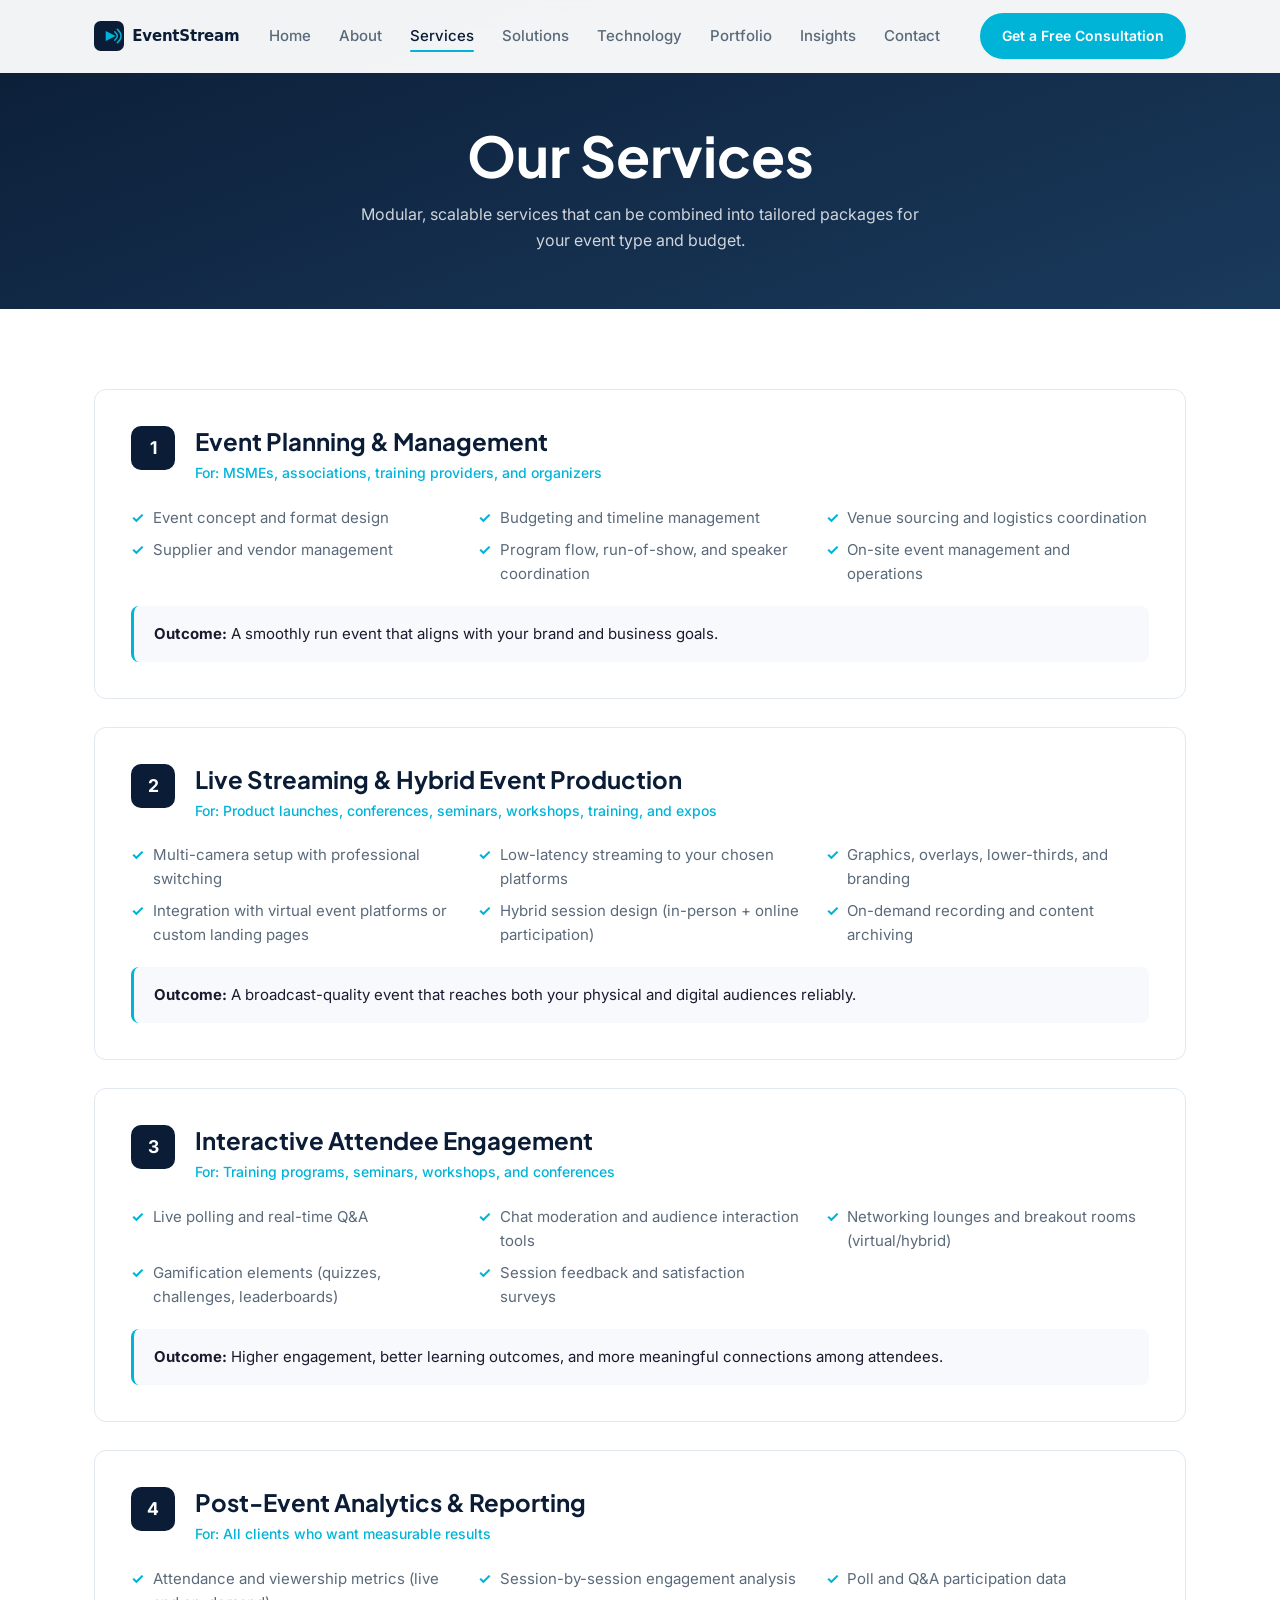
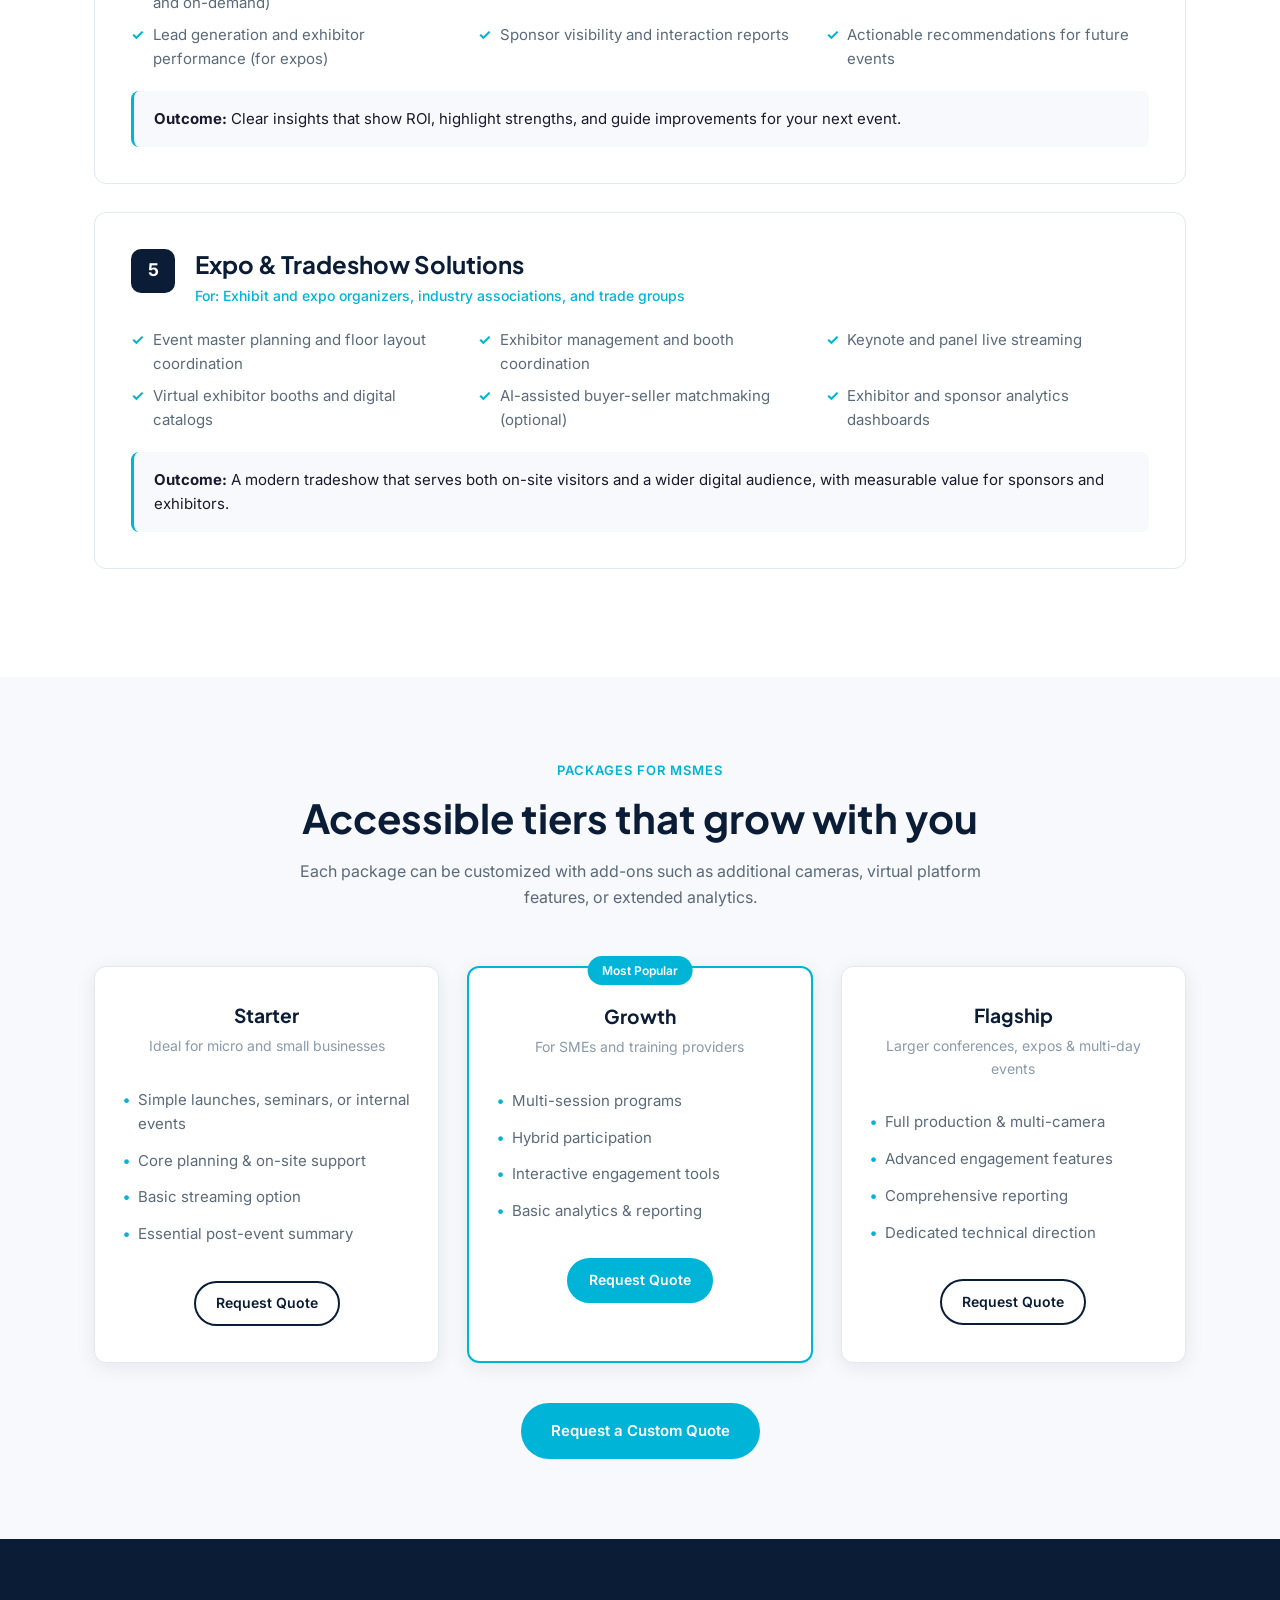
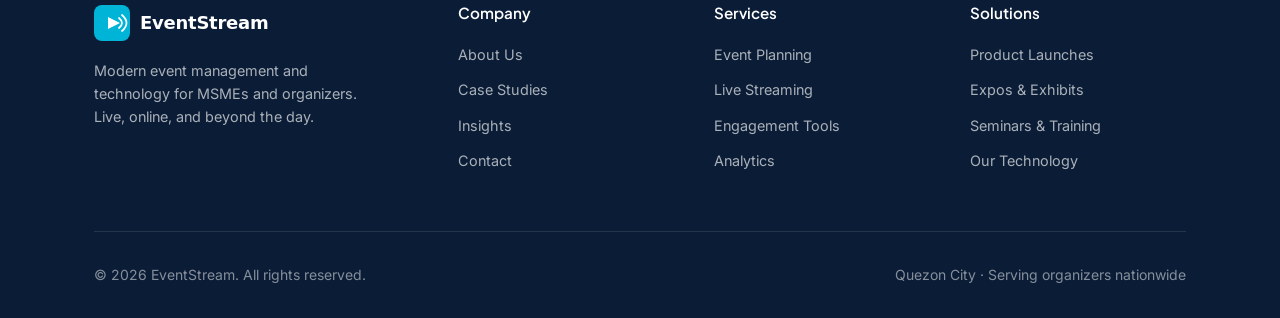
<file: services.html>
<!DOCTYPE html>
<html lang="en">
<head>
  <meta charset="UTF-8">
  <meta name="viewport" content="width=device-width, initial-scale=1.0">
  <title>Services | EventStream</title>
  <meta name="description" content="Modular, scalable event services: planning & management, live streaming & hybrid production, interactive engagement, post-event analytics, and expo solutions.">
  <link rel="preconnect" href="https://fonts.googleapis.com">
  <link rel="preconnect" href="https://fonts.gstatic.com" crossorigin>
  <link href="https://fonts.googleapis.com/css2?family=Inter:wght@400;500;600;700&family=Plus+Jakarta+Sans:wght@600;700;800&display=swap" rel="stylesheet">
  <link rel="stylesheet" href="css/styles.css">
</head>
<body>
  <header class="header">
    <div class="container header-inner">
      <a href="index.html" class="logo"><img src="images/logo.svg" alt="EventStream" height="40"></a>
      <nav class="nav">
        <div class="nav-links">
          <a href="index.html">Home</a>
          <a href="about.html">About</a>
          <a href="services.html" class="active">Services</a>
          <a href="solutions.html">Solutions</a>
          <a href="technology.html">Technology</a>
          <a href="portfolio.html">Portfolio</a>
          <a href="insights.html">Insights</a>
          <a href="contact.html">Contact</a>
        </div>
        <a href="contact.html" class="btn btn-primary btn-sm nav-cta">Get a Free Consultation</a>
      </nav>
      <button class="mobile-toggle" aria-label="Toggle menu" aria-expanded="false">
        <svg xmlns="http://www.w3.org/2000/svg" fill="none" viewBox="0 0 24 24" stroke="currentColor"><path stroke-linecap="round" stroke-linejoin="round" stroke-width="2" d="M4 6h16M4 12h16M4 18h16"/></svg>
      </button>
    </div>
    <div class="mobile-menu">
      <a href="index.html">Home</a>
      <a href="about.html">About</a>
      <a href="services.html">Services</a>
      <a href="solutions.html">Solutions</a>
      <a href="technology.html">Technology</a>
      <a href="portfolio.html">Portfolio</a>
      <a href="insights.html">Insights</a>
      <a href="contact.html">Contact</a>
      <a href="contact.html" class="btn btn-primary">Get a Free Consultation</a>
    </div>
  </header>

  <section class="page-hero">
    <div class="container">
      <h1>Our Services</h1>
      <p>Modular, scalable services that can be combined into tailored packages for your event type and budget.</p>
    </div>
  </section>

  <section class="section">
    <div class="container">
      <!-- 1. Event Planning -->
      <div class="service-block fade-up">
        <div class="service-header">
          <div class="service-num">1</div>
          <div>
            <h3>Event Planning & Management</h3>
            <span class="for">For: MSMEs, associations, training providers, and organizers</span>
          </div>
        </div>
        <ul class="service-includes">
          <li>Event concept and format design</li>
          <li>Budgeting and timeline management</li>
          <li>Venue sourcing and logistics coordination</li>
          <li>Supplier and vendor management</li>
          <li>Program flow, run-of-show, and speaker coordination</li>
          <li>On-site event management and operations</li>
        </ul>
        <div class="service-outcome"><strong>Outcome:</strong> A smoothly run event that aligns with your brand and business goals.</div>
      </div>

      <!-- 2. Live Streaming -->
      <div class="service-block fade-up">
        <div class="service-header">
          <div class="service-num">2</div>
          <div>
            <h3>Live Streaming & Hybrid Event Production</h3>
            <span class="for">For: Product launches, conferences, seminars, workshops, training, and expos</span>
          </div>
        </div>
        <ul class="service-includes">
          <li>Multi-camera setup with professional switching</li>
          <li>Low-latency streaming to your chosen platforms</li>
          <li>Graphics, overlays, lower-thirds, and branding</li>
          <li>Integration with virtual event platforms or custom landing pages</li>
          <li>Hybrid session design (in-person + online participation)</li>
          <li>On-demand recording and content archiving</li>
        </ul>
        <div class="service-outcome"><strong>Outcome:</strong> A broadcast-quality event that reaches both your physical and digital audiences reliably.</div>
      </div>

      <!-- 3. Engagement -->
      <div class="service-block fade-up">
        <div class="service-header">
          <div class="service-num">3</div>
          <div>
            <h3>Interactive Attendee Engagement</h3>
            <span class="for">For: Training programs, seminars, workshops, and conferences</span>
          </div>
        </div>
        <ul class="service-includes">
          <li>Live polling and real-time Q&A</li>
          <li>Chat moderation and audience interaction tools</li>
          <li>Networking lounges and breakout rooms (virtual/hybrid)</li>
          <li>Gamification elements (quizzes, challenges, leaderboards)</li>
          <li>Session feedback and satisfaction surveys</li>
        </ul>
        <div class="service-outcome"><strong>Outcome:</strong> Higher engagement, better learning outcomes, and more meaningful connections among attendees.</div>
      </div>

      <!-- 4. Analytics -->
      <div class="service-block fade-up">
        <div class="service-header">
          <div class="service-num">4</div>
          <div>
            <h3>Post-Event Analytics & Reporting</h3>
            <span class="for">For: All clients who want measurable results</span>
          </div>
        </div>
        <ul class="service-includes">
          <li>Attendance and viewership metrics (live and on-demand)</li>
          <li>Session-by-session engagement analysis</li>
          <li>Poll and Q&A participation data</li>
          <li>Lead generation and exhibitor performance (for expos)</li>
          <li>Sponsor visibility and interaction reports</li>
          <li>Actionable recommendations for future events</li>
        </ul>
        <div class="service-outcome"><strong>Outcome:</strong> Clear insights that show ROI, highlight strengths, and guide improvements for your next event.</div>
      </div>

      <!-- 5. Expo -->
      <div class="service-block fade-up">
        <div class="service-header">
          <div class="service-num">5</div>
          <div>
            <h3>Expo & Tradeshow Solutions</h3>
            <span class="for">For: Exhibit and expo organizers, industry associations, and trade groups</span>
          </div>
        </div>
        <ul class="service-includes">
          <li>Event master planning and floor layout coordination</li>
          <li>Exhibitor management and booth coordination</li>
          <li>Keynote and panel live streaming</li>
          <li>Virtual exhibitor booths and digital catalogs</li>
          <li>AI-assisted buyer-seller matchmaking (optional)</li>
          <li>Exhibitor and sponsor analytics dashboards</li>
        </ul>
        <div class="service-outcome"><strong>Outcome:</strong> A modern tradeshow that serves both on-site visitors and a wider digital audience, with measurable value for sponsors and exhibitors.</div>
      </div>
    </div>
  </section>

  <!-- Packages -->
  <section class="section section-alt">
    <div class="container">
      <div class="section-header fade-up">
        <span class="eyebrow">Packages for MSMEs</span>
        <h2>Accessible tiers that grow with you</h2>
        <p>Each package can be customized with add-ons such as additional cameras, virtual platform features, or extended analytics.</p>
      </div>
      <div class="grid-3">
        <div class="card package-card fade-up">
          <h3>Starter</h3>
          <p class="price-note">Ideal for micro and small businesses</p>
          <ul>
            <li>Simple launches, seminars, or internal events</li>
            <li>Core planning & on-site support</li>
            <li>Basic streaming option</li>
            <li>Essential post-event summary</li>
          </ul>
          <a href="contact.html" class="btn btn-secondary btn-sm">Request Quote</a>
        </div>
        <div class="card package-card featured fade-up">
          <span class="badge">Most Popular</span>
          <h3>Growth</h3>
          <p class="price-note">For SMEs and training providers</p>
          <ul>
            <li>Multi-session programs</li>
            <li>Hybrid participation</li>
            <li>Interactive engagement tools</li>
            <li>Basic analytics & reporting</li>
          </ul>
          <a href="contact.html" class="btn btn-primary btn-sm">Request Quote</a>
        </div>
        <div class="card package-card fade-up">
          <h3>Flagship</h3>
          <p class="price-note">Larger conferences, expos & multi-day events</p>
          <ul>
            <li>Full production & multi-camera</li>
            <li>Advanced engagement features</li>
            <li>Comprehensive reporting</li>
            <li>Dedicated technical direction</li>
          </ul>
          <a href="contact.html" class="btn btn-secondary btn-sm">Request Quote</a>
        </div>
      </div>
      <div style="text-align: center; margin-top: 2.5rem;" class="fade-up">
        <a href="contact.html" class="btn btn-primary">Request a Custom Quote</a>
      </div>
    </div>
  </section>

  <footer class="footer">
    <div class="container">
      <div class="footer-grid">
        <div class="footer-brand">
          <a href="index.html" class="logo"><img src="images/logo-light.svg" alt="EventStream" height="40"></a>
          <p>Modern event management and technology for MSMEs and organizers. Live, online, and beyond the day.</p>
        </div>
        <div>
          <h4>Company</h4>
          <ul>
            <li><a href="about.html">About Us</a></li>
            <li><a href="portfolio.html">Case Studies</a></li>
            <li><a href="insights.html">Insights</a></li>
            <li><a href="contact.html">Contact</a></li>
          </ul>
        </div>
        <div>
          <h4>Services</h4>
          <ul>
            <li><a href="services.html">Event Planning</a></li>
            <li><a href="services.html">Live Streaming</a></li>
            <li><a href="services.html">Engagement Tools</a></li>
            <li><a href="services.html">Analytics</a></li>
          </ul>
        </div>
        <div>
          <h4>Solutions</h4>
          <ul>
            <li><a href="solutions.html">Product Launches</a></li>
            <li><a href="solutions.html">Expos & Exhibits</a></li>
            <li><a href="solutions.html">Seminars & Training</a></li>
            <li><a href="technology.html">Our Technology</a></li>
          </ul>
        </div>
      </div>
      <div class="footer-bottom">
        <span>© 2026 EventStream. All rights reserved.</span>
        <span>Quezon City · Serving organizers nationwide</span>
      </div>
    </div>
  </footer>

  <script src="js/main.js"></script>
</body>
</html>
</file>
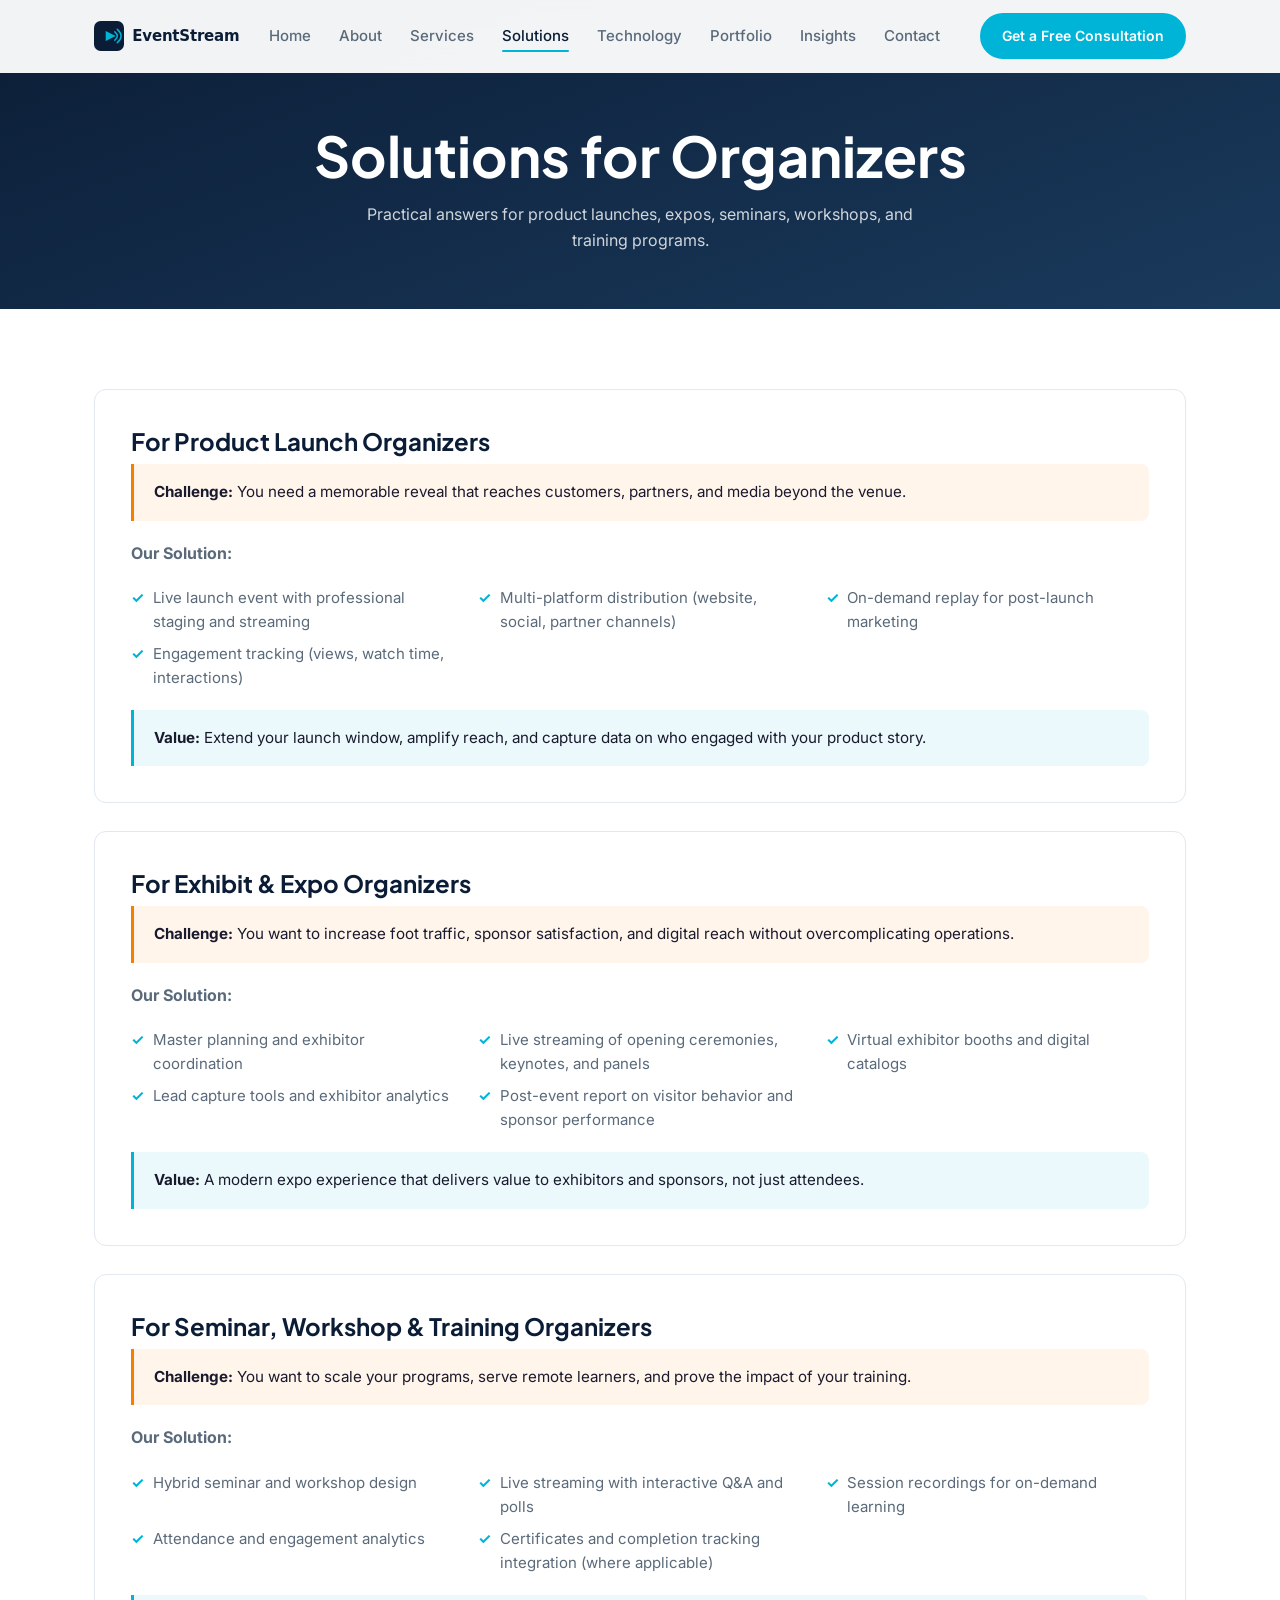
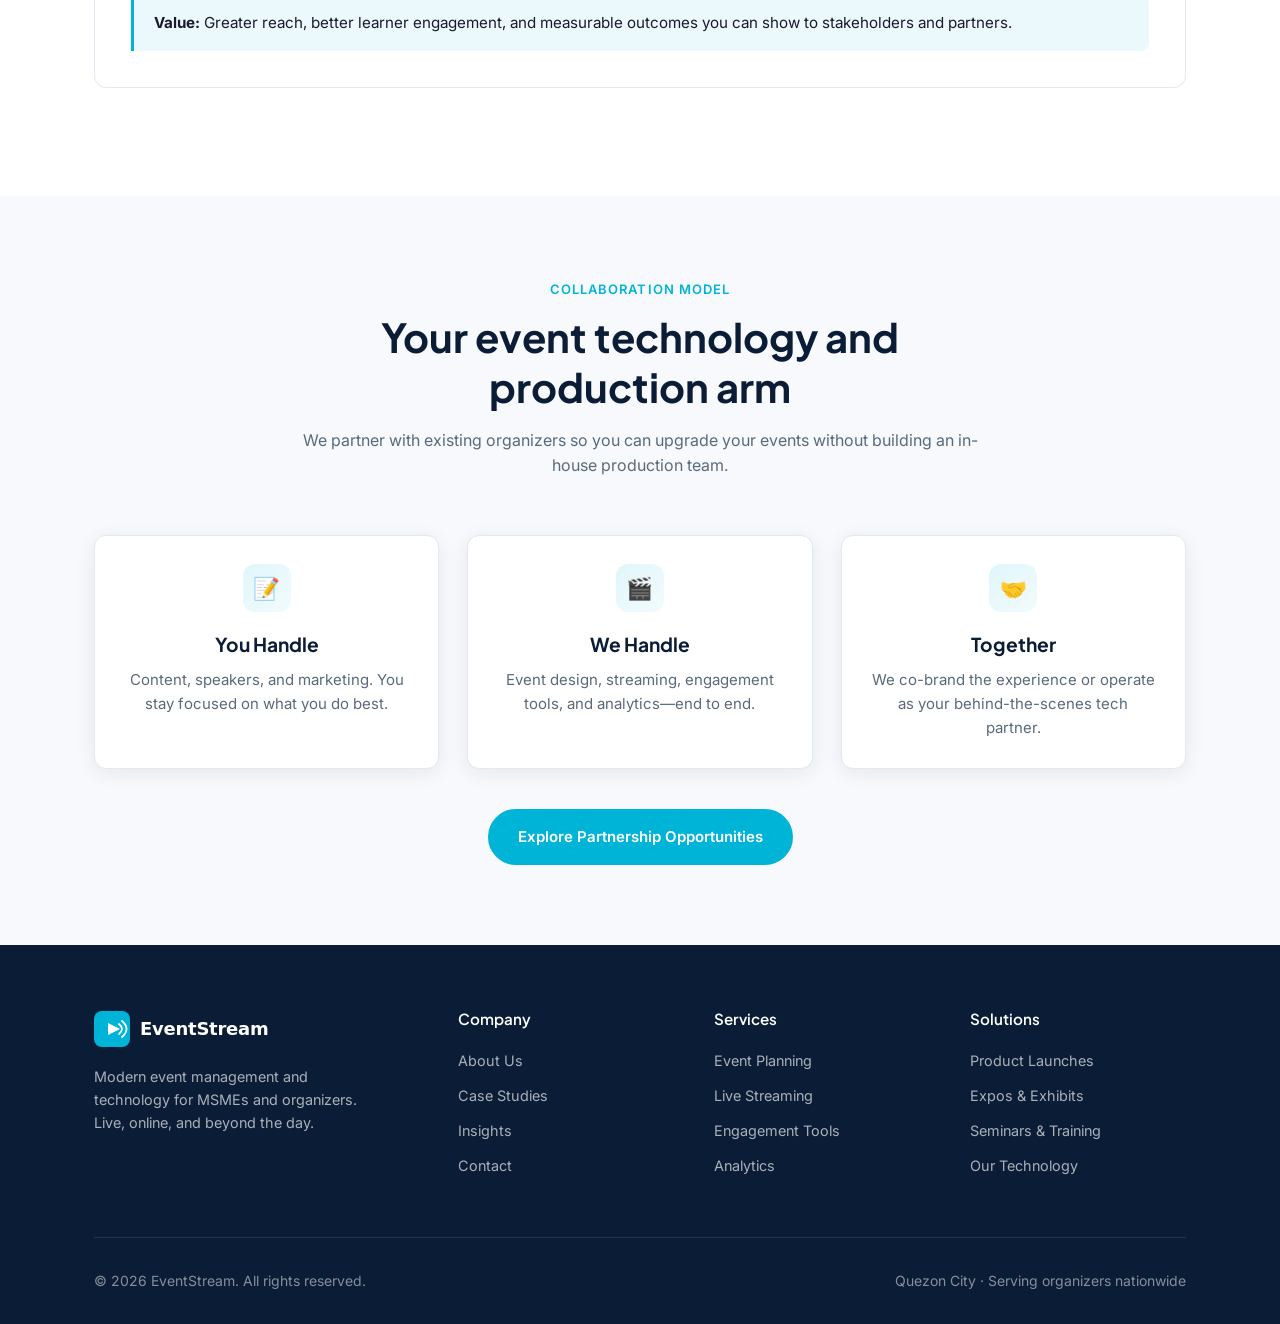
<file: solutions.html>
<!DOCTYPE html>
<html lang="en">
<head>
  <meta charset="UTF-8">
  <meta name="viewport" content="width=device-width, initial-scale=1.0">
  <title>Solutions for Organizers | EventStream</title>
  <meta name="description" content="Tailored solutions for product launch, exhibit, expo, seminar, workshop, and training organizers. We act as your event technology and production arm.">
  <link rel="preconnect" href="https://fonts.googleapis.com">
  <link rel="preconnect" href="https://fonts.gstatic.com" crossorigin>
  <link href="https://fonts.googleapis.com/css2?family=Inter:wght@400;500;600;700&family=Plus+Jakarta+Sans:wght@600;700;800&display=swap" rel="stylesheet">
  <link rel="stylesheet" href="css/styles.css">
</head>
<body>
  <header class="header">
    <div class="container header-inner">
      <a href="index.html" class="logo"><img src="images/logo.svg" alt="EventStream" height="40"></a>
      <nav class="nav">
        <div class="nav-links">
          <a href="index.html">Home</a>
          <a href="about.html">About</a>
          <a href="services.html">Services</a>
          <a href="solutions.html" class="active">Solutions</a>
          <a href="technology.html">Technology</a>
          <a href="portfolio.html">Portfolio</a>
          <a href="insights.html">Insights</a>
          <a href="contact.html">Contact</a>
        </div>
        <a href="contact.html" class="btn btn-primary btn-sm nav-cta">Get a Free Consultation</a>
      </nav>
      <button class="mobile-toggle" aria-label="Toggle menu" aria-expanded="false">
        <svg xmlns="http://www.w3.org/2000/svg" fill="none" viewBox="0 0 24 24" stroke="currentColor"><path stroke-linecap="round" stroke-linejoin="round" stroke-width="2" d="M4 6h16M4 12h16M4 18h16"/></svg>
      </button>
    </div>
    <div class="mobile-menu">
      <a href="index.html">Home</a>
      <a href="about.html">About</a>
      <a href="services.html">Services</a>
      <a href="solutions.html">Solutions</a>
      <a href="technology.html">Technology</a>
      <a href="portfolio.html">Portfolio</a>
      <a href="insights.html">Insights</a>
      <a href="contact.html">Contact</a>
      <a href="contact.html" class="btn btn-primary">Get a Free Consultation</a>
    </div>
  </header>

  <section class="page-hero">
    <div class="container">
      <h1>Solutions for Organizers</h1>
      <p>Practical answers for product launches, expos, seminars, workshops, and training programs.</p>
    </div>
  </section>

  <section class="section">
    <div class="container">
      <!-- Product Launch -->
      <div class="service-block fade-up">
        <h3 style="margin-bottom: 0.5rem;">For Product Launch Organizers</h3>
        <div class="challenge-box"><strong>Challenge:</strong> You need a memorable reveal that reaches customers, partners, and media beyond the venue.</div>
        <p><strong>Our Solution:</strong></p>
        <ul class="service-includes">
          <li>Live launch event with professional staging and streaming</li>
          <li>Multi-platform distribution (website, social, partner channels)</li>
          <li>On-demand replay for post-launch marketing</li>
          <li>Engagement tracking (views, watch time, interactions)</li>
        </ul>
        <div class="value-box"><strong>Value:</strong> Extend your launch window, amplify reach, and capture data on who engaged with your product story.</div>
      </div>

      <!-- Expo -->
      <div class="service-block fade-up">
        <h3 style="margin-bottom: 0.5rem;">For Exhibit & Expo Organizers</h3>
        <div class="challenge-box"><strong>Challenge:</strong> You want to increase foot traffic, sponsor satisfaction, and digital reach without overcomplicating operations.</div>
        <p><strong>Our Solution:</strong></p>
        <ul class="service-includes">
          <li>Master planning and exhibitor coordination</li>
          <li>Live streaming of opening ceremonies, keynotes, and panels</li>
          <li>Virtual exhibitor booths and digital catalogs</li>
          <li>Lead capture tools and exhibitor analytics</li>
          <li>Post-event report on visitor behavior and sponsor performance</li>
        </ul>
        <div class="value-box"><strong>Value:</strong> A modern expo experience that delivers value to exhibitors and sponsors, not just attendees.</div>
      </div>

      <!-- Seminar / Training -->
      <div class="service-block fade-up">
        <h3 style="margin-bottom: 0.5rem;">For Seminar, Workshop & Training Organizers</h3>
        <div class="challenge-box"><strong>Challenge:</strong> You want to scale your programs, serve remote learners, and prove the impact of your training.</div>
        <p><strong>Our Solution:</strong></p>
        <ul class="service-includes">
          <li>Hybrid seminar and workshop design</li>
          <li>Live streaming with interactive Q&A and polls</li>
          <li>Session recordings for on-demand learning</li>
          <li>Attendance and engagement analytics</li>
          <li>Certificates and completion tracking integration (where applicable)</li>
        </ul>
        <div class="value-box"><strong>Value:</strong> Greater reach, better learner engagement, and measurable outcomes you can show to stakeholders and partners.</div>
      </div>
    </div>
  </section>

  <!-- Collaboration Model -->
  <section class="section section-alt">
    <div class="container">
      <div class="section-header fade-up">
        <span class="eyebrow">Collaboration Model</span>
        <h2>Your event technology and production arm</h2>
        <p>We partner with existing organizers so you can upgrade your events without building an in-house production team.</p>
      </div>
      <div class="grid-3">
        <div class="card fade-up" style="text-align: center;">
          <div class="card-icon" style="margin: 0 auto 1.25rem;">📝</div>
          <h3>You Handle</h3>
          <p>Content, speakers, and marketing. You stay focused on what you do best.</p>
        </div>
        <div class="card fade-up" style="text-align: center;">
          <div class="card-icon" style="margin: 0 auto 1.25rem;">🎬</div>
          <h3>We Handle</h3>
          <p>Event design, streaming, engagement tools, and analytics—end to end.</p>
        </div>
        <div class="card fade-up" style="text-align: center;">
          <div class="card-icon" style="margin: 0 auto 1.25rem;">🤝</div>
          <h3>Together</h3>
          <p>We co-brand the experience or operate as your behind-the-scenes tech partner.</p>
        </div>
      </div>
      <div style="text-align: center; margin-top: 2.5rem;" class="fade-up">
        <a href="contact.html" class="btn btn-primary">Explore Partnership Opportunities</a>
      </div>
    </div>
  </section>

  <footer class="footer">
    <div class="container">
      <div class="footer-grid">
        <div class="footer-brand">
          <a href="index.html" class="logo"><img src="images/logo-light.svg" alt="EventStream" height="40"></a>
          <p>Modern event management and technology for MSMEs and organizers. Live, online, and beyond the day.</p>
        </div>
        <div>
          <h4>Company</h4>
          <ul>
            <li><a href="about.html">About Us</a></li>
            <li><a href="portfolio.html">Case Studies</a></li>
            <li><a href="insights.html">Insights</a></li>
            <li><a href="contact.html">Contact</a></li>
          </ul>
        </div>
        <div>
          <h4>Services</h4>
          <ul>
            <li><a href="services.html">Event Planning</a></li>
            <li><a href="services.html">Live Streaming</a></li>
            <li><a href="services.html">Engagement Tools</a></li>
            <li><a href="services.html">Analytics</a></li>
          </ul>
        </div>
        <div>
          <h4>Solutions</h4>
          <ul>
            <li><a href="solutions.html">Product Launches</a></li>
            <li><a href="solutions.html">Expos & Exhibits</a></li>
            <li><a href="solutions.html">Seminars & Training</a></li>
            <li><a href="technology.html">Our Technology</a></li>
          </ul>
        </div>
      </div>
      <div class="footer-bottom">
        <span>© 2026 EventStream. All rights reserved.</span>
        <span>Quezon City · Serving organizers nationwide</span>
      </div>
    </div>
  </footer>

  <script src="js/main.js"></script>
</body>
</html>
</file>
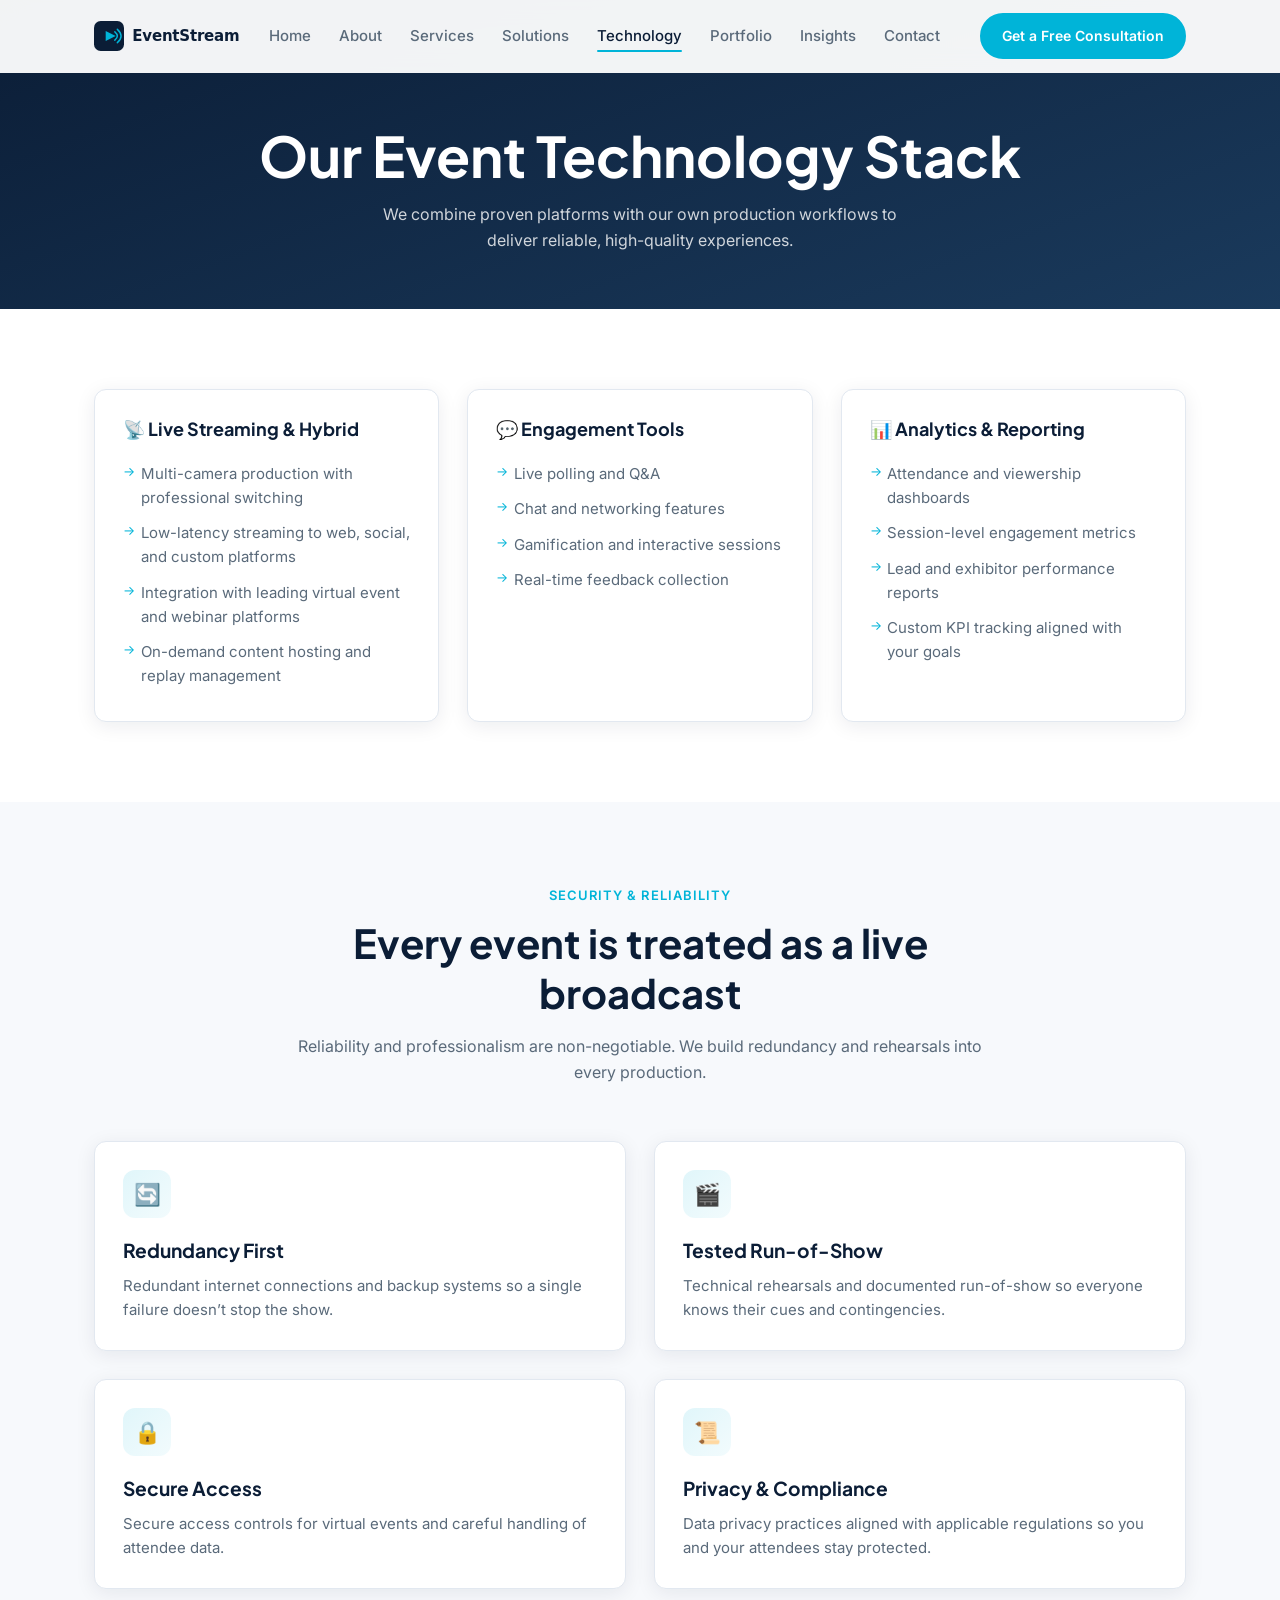
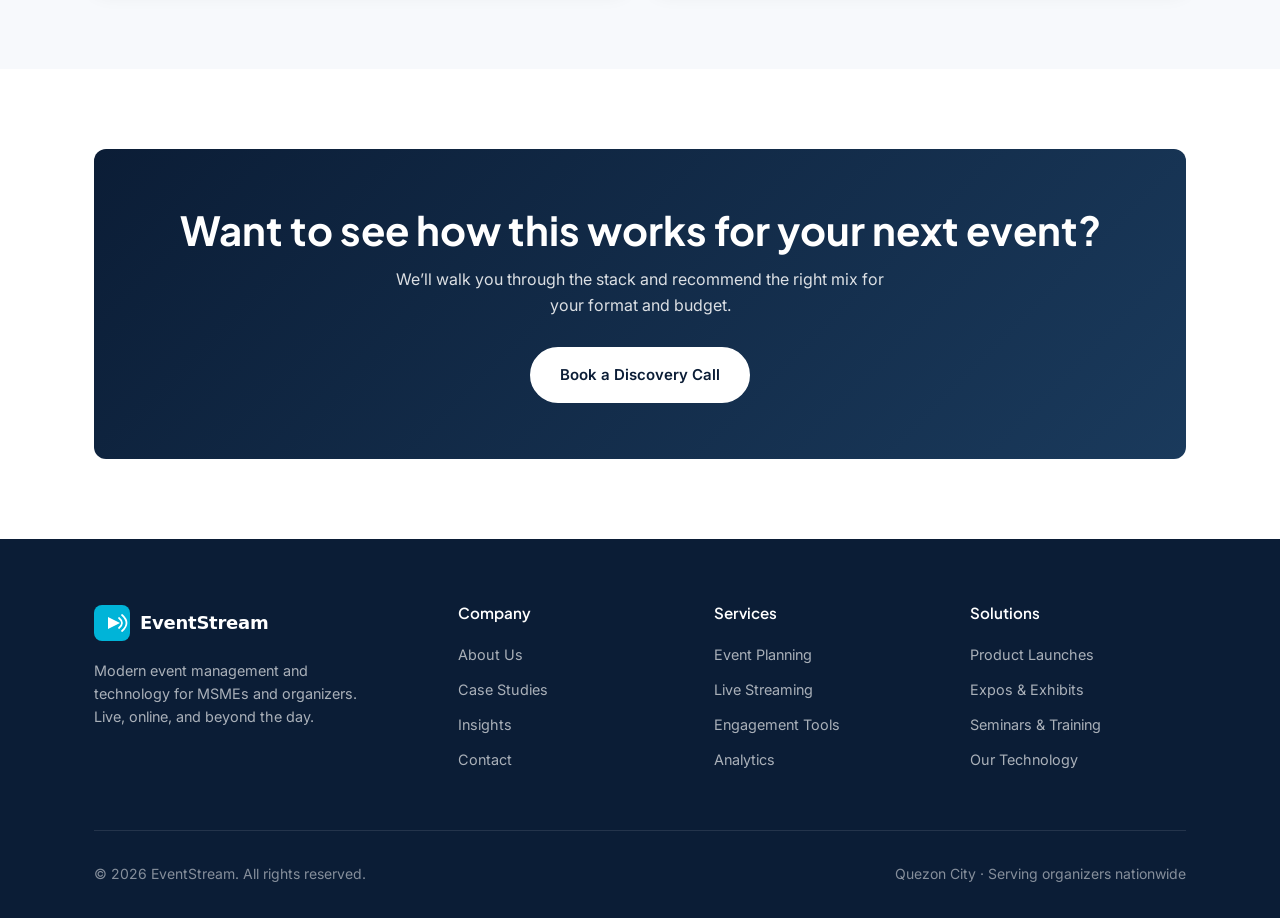
<file: technology.html>
<!DOCTYPE html>
<html lang="en">
<head>
  <meta charset="UTF-8">
  <meta name="viewport" content="width=device-width, initial-scale=1.0">
  <title>Technology | EventStream</title>
  <meta name="description" content="Our event technology stack: multi-camera live streaming, engagement tools, analytics dashboards, and security practices that treat every event as a live broadcast.">
  <link rel="preconnect" href="https://fonts.googleapis.com">
  <link rel="preconnect" href="https://fonts.gstatic.com" crossorigin>
  <link href="https://fonts.googleapis.com/css2?family=Inter:wght@400;500;600;700&family=Plus+Jakarta+Sans:wght@600;700;800&display=swap" rel="stylesheet">
  <link rel="stylesheet" href="css/styles.css">
</head>
<body>
  <header class="header">
    <div class="container header-inner">
      <a href="index.html" class="logo"><img src="images/logo.svg" alt="EventStream" height="40"></a>
      <nav class="nav">
        <div class="nav-links">
          <a href="index.html">Home</a>
          <a href="about.html">About</a>
          <a href="services.html">Services</a>
          <a href="solutions.html">Solutions</a>
          <a href="technology.html" class="active">Technology</a>
          <a href="portfolio.html">Portfolio</a>
          <a href="insights.html">Insights</a>
          <a href="contact.html">Contact</a>
        </div>
        <a href="contact.html" class="btn btn-primary btn-sm nav-cta">Get a Free Consultation</a>
      </nav>
      <button class="mobile-toggle" aria-label="Toggle menu" aria-expanded="false">
        <svg xmlns="http://www.w3.org/2000/svg" fill="none" viewBox="0 0 24 24" stroke="currentColor"><path stroke-linecap="round" stroke-linejoin="round" stroke-width="2" d="M4 6h16M4 12h16M4 18h16"/></svg>
      </button>
    </div>
    <div class="mobile-menu">
      <a href="index.html">Home</a>
      <a href="about.html">About</a>
      <a href="services.html">Services</a>
      <a href="solutions.html">Solutions</a>
      <a href="technology.html">Technology</a>
      <a href="portfolio.html">Portfolio</a>
      <a href="insights.html">Insights</a>
      <a href="contact.html">Contact</a>
      <a href="contact.html" class="btn btn-primary">Get a Free Consultation</a>
    </div>
  </header>

  <section class="page-hero">
    <div class="container">
      <h1>Our Event Technology Stack</h1>
      <p>We combine proven platforms with our own production workflows to deliver reliable, high-quality experiences.</p>
    </div>
  </section>

  <section class="section">
    <div class="container">
      <div class="tech-grid">
        <div class="card tech-card fade-up">
          <h4>📡 Live Streaming & Hybrid</h4>
          <ul>
            <li>Multi-camera production with professional switching</li>
            <li>Low-latency streaming to web, social, and custom platforms</li>
            <li>Integration with leading virtual event and webinar platforms</li>
            <li>On-demand content hosting and replay management</li>
          </ul>
        </div>
        <div class="card tech-card fade-up">
          <h4>💬 Engagement Tools</h4>
          <ul>
            <li>Live polling and Q&A</li>
            <li>Chat and networking features</li>
            <li>Gamification and interactive sessions</li>
            <li>Real-time feedback collection</li>
          </ul>
        </div>
        <div class="card tech-card fade-up">
          <h4>📊 Analytics & Reporting</h4>
          <ul>
            <li>Attendance and viewership dashboards</li>
            <li>Session-level engagement metrics</li>
            <li>Lead and exhibitor performance reports</li>
            <li>Custom KPI tracking aligned with your goals</li>
          </ul>
        </div>
      </div>
    </div>
  </section>

  <section class="section section-alt">
    <div class="container">
      <div class="section-header fade-up">
        <span class="eyebrow">Security & Reliability</span>
        <h2>Every event is treated as a live broadcast</h2>
        <p>Reliability and professionalism are non-negotiable. We build redundancy and rehearsals into every production.</p>
      </div>
      <div class="grid-2">
        <div class="card fade-up">
          <div class="card-icon">🔄</div>
          <h3>Redundancy First</h3>
          <p>Redundant internet connections and backup systems so a single failure doesn’t stop the show.</p>
        </div>
        <div class="card fade-up">
          <div class="card-icon">🎬</div>
          <h3>Tested Run-of-Show</h3>
          <p>Technical rehearsals and documented run-of-show so everyone knows their cues and contingencies.</p>
        </div>
        <div class="card fade-up">
          <div class="card-icon">🔒</div>
          <h3>Secure Access</h3>
          <p>Secure access controls for virtual events and careful handling of attendee data.</p>
        </div>
        <div class="card fade-up">
          <div class="card-icon">📜</div>
          <h3>Privacy & Compliance</h3>
          <p>Data privacy practices aligned with applicable regulations so you and your attendees stay protected.</p>
        </div>
      </div>
    </div>
  </section>

  <section class="section">
    <div class="container">
      <div class="cta-banner fade-up">
        <h2>Want to see how this works for your next event?</h2>
        <p>We’ll walk you through the stack and recommend the right mix for your format and budget.</p>
        <div class="btn-group">
          <a href="contact.html" class="btn btn-white">Book a Discovery Call</a>
        </div>
      </div>
    </div>
  </section>

  <footer class="footer">
    <div class="container">
      <div class="footer-grid">
        <div class="footer-brand">
          <a href="index.html" class="logo"><img src="images/logo-light.svg" alt="EventStream" height="40"></a>
          <p>Modern event management and technology for MSMEs and organizers. Live, online, and beyond the day.</p>
        </div>
        <div>
          <h4>Company</h4>
          <ul>
            <li><a href="about.html">About Us</a></li>
            <li><a href="portfolio.html">Case Studies</a></li>
            <li><a href="insights.html">Insights</a></li>
            <li><a href="contact.html">Contact</a></li>
          </ul>
        </div>
        <div>
          <h4>Services</h4>
          <ul>
            <li><a href="services.html">Event Planning</a></li>
            <li><a href="services.html">Live Streaming</a></li>
            <li><a href="services.html">Engagement Tools</a></li>
            <li><a href="services.html">Analytics</a></li>
          </ul>
        </div>
        <div>
          <h4>Solutions</h4>
          <ul>
            <li><a href="solutions.html">Product Launches</a></li>
            <li><a href="solutions.html">Expos & Exhibits</a></li>
            <li><a href="solutions.html">Seminars & Training</a></li>
            <li><a href="technology.html">Our Technology</a></li>
          </ul>
        </div>
      </div>
      <div class="footer-bottom">
        <span>© 2026 EventStream. All rights reserved.</span>
        <span>Quezon City · Serving organizers nationwide</span>
      </div>
    </div>
  </footer>

  <script src="js/main.js"></script>
</body>
</html>
</file>
<file: css/styles.css>
/* ============================================
   EventStream – Modern Event Management Website
   Professional, approachable, MSME-friendly
   ============================================ */

:root {
  /* Brand Colors */
  --primary: #0B1D36;          /* Deep navy */
  --primary-light: #1A3A5C;
  --accent: #00B4D8;           /* Bright cyan – tech/live */
  --accent-dark: #0096C7;
  --secondary: #F77F00;        /* Warm orange – energy */
  --secondary-light: #FF9E2C;
  --success: #2EC4B6;
  --text: #1A1A2E;
  --text-muted: #5A6A7A;
  --text-light: #8A9AAB;
  --bg: #FFFFFF;
  --bg-alt: #F7F9FC;
  --bg-dark: #0B1D36;
  --border: #E2E8F0;
  --shadow: 0 4px 20px rgba(11, 29, 54, 0.08);
  --shadow-lg: 0 12px 40px rgba(11, 29, 54, 0.12);
  --radius: 12px;
  --radius-sm: 8px;
  --transition: all 0.3s cubic-bezier(0.4, 0, 0.2, 1);
  --font: 'Inter', system-ui, -apple-system, BlinkMacSystemFont, 'Segoe UI', sans-serif;
  --font-display: 'Plus Jakarta Sans', 'Inter', system-ui, sans-serif;
}

/* Reset & Base */
*, *::before, *::after {
  box-sizing: border-box;
  margin: 0;
  padding: 0;
}

html {
  scroll-behavior: smooth;
  font-size: 16px;
}

body {
  font-family: var(--font);
  color: var(--text);
  background: var(--bg);
  line-height: 1.6;
  overflow-x: hidden;
  -webkit-font-smoothing: antialiased;
}

img {
  max-width: 100%;
  height: auto;
  display: block;
}

a {
  color: inherit;
  text-decoration: none;
  transition: var(--transition);
}

ul, ol {
  list-style: none;
}

button, input, select, textarea {
  font-family: inherit;
  font-size: inherit;
}

/* Typography */
h1, h2, h3, h4, h5, h6 {
  font-family: var(--font-display);
  font-weight: 700;
  line-height: 1.25;
  color: var(--primary);
}

h1 { font-size: clamp(2.25rem, 5vw, 3.5rem); }
h2 { font-size: clamp(1.75rem, 4vw, 2.5rem); }
h3 { font-size: clamp(1.25rem, 2.5vw, 1.5rem); }
h4 { font-size: 1.125rem; }

p {
  color: var(--text-muted);
  margin-bottom: 1rem;
}

.lead {
  font-size: 1.125rem;
  color: var(--text-muted);
  max-width: 640px;
}

/* Layout Utilities */
.container {
  width: 100%;
  max-width: 1140px;
  margin: 0 auto;
  padding: 0 1.5rem;
}

.section {
  padding: 5rem 0;
}

.section-alt {
  background: var(--bg-alt);
}

.section-dark {
  background: var(--bg-dark);
  color: #fff;
}

.section-dark h2,
.section-dark h3,
.section-dark h4 {
  color: #fff;
}

.section-dark p {
  color: rgba(255,255,255,0.8);
}

.section-header {
  text-align: center;
  max-width: 700px;
  margin: 0 auto 3.5rem;
}

.section-header .eyebrow {
  display: inline-block;
  font-size: 0.8125rem;
  font-weight: 600;
  letter-spacing: 0.08em;
  text-transform: uppercase;
  color: var(--accent);
  margin-bottom: 0.75rem;
}

.section-header h2 {
  margin-bottom: 1rem;
}

.section-header p {
  margin-bottom: 0;
}

/* Buttons */
.btn {
  display: inline-flex;
  align-items: center;
  justify-content: center;
  gap: 0.5rem;
  padding: 0.875rem 1.75rem;
  font-weight: 600;
  font-size: 0.9375rem;
  border-radius: 50px;
  border: 2px solid transparent;
  cursor: pointer;
  transition: var(--transition);
  text-align: center;
  white-space: nowrap;
}

.btn-primary {
  background: var(--accent);
  color: #fff;
  border-color: var(--accent);
}

.btn-primary:hover {
  background: var(--accent-dark);
  border-color: var(--accent-dark);
  transform: translateY(-2px);
  box-shadow: 0 8px 20px rgba(0, 180, 216, 0.35);
}

.btn-secondary {
  background: transparent;
  color: var(--primary);
  border-color: var(--primary);
}

.btn-secondary:hover {
  background: var(--primary);
  color: #fff;
  transform: translateY(-2px);
}

.btn-white {
  background: #fff;
  color: var(--primary);
  border-color: #fff;
}

.btn-white:hover {
  background: transparent;
  color: #fff;
  border-color: #fff;
}

.btn-outline-white {
  background: transparent;
  color: #fff;
  border-color: rgba(255,255,255,0.6);
}

.btn-outline-white:hover {
  background: #fff;
  color: var(--primary);
  border-color: #fff;
}

.btn-lg {
  padding: 1.1rem 2.25rem;
  font-size: 1rem;
}

.btn-sm {
  padding: 0.6rem 1.25rem;
  font-size: 0.875rem;
}

/* Header / Navigation */
.header {
  position: fixed;
  top: 0;
  left: 0;
  right: 0;
  z-index: 1000;
  background: rgba(255,255,255,0.95);
  backdrop-filter: blur(12px);
  border-bottom: 1px solid transparent;
  transition: var(--transition);
}

.header.scrolled {
  border-bottom-color: var(--border);
  box-shadow: var(--shadow);
}

.header-inner {
  display: flex;
  align-items: center;
  justify-content: space-between;
  height: 72px;
}

.logo {
  display: flex;
  align-items: center;
  gap: 0.6rem;
  font-family: var(--font-display);
  font-weight: 800;
  font-size: 1.35rem;
  color: var(--primary);
}

.logo img {
  height: 40px;
  width: auto;
  display: block;
}

.logo-icon {
  width: 36px;
  height: 36px;
  background: linear-gradient(135deg, var(--accent), var(--accent-dark));
  border-radius: 10px;
  display: flex;
  align-items: center;
  justify-content: center;
  color: #fff;
  font-size: 1.1rem;
}

/* When using full logo image, hide the text fallback */
.logo .logo-text {
  display: none;
}

.nav {
  display: flex;
  align-items: center;
  gap: 2rem;
}

.nav-links {
  display: flex;
  align-items: center;
  gap: 1.75rem;
}

.nav-links a {
  font-size: 0.9375rem;
  font-weight: 500;
  color: var(--text-muted);
  position: relative;
}

.nav-links a:hover,
.nav-links a.active {
  color: var(--primary);
}

.nav-links a.active::after {
  content: '';
  position: absolute;
  bottom: -4px;
  left: 0;
  right: 0;
  height: 2px;
  background: var(--accent);
  border-radius: 2px;
}

.nav-cta {
  margin-left: 0.5rem;
}

.mobile-toggle {
  display: none;
  background: none;
  border: none;
  cursor: pointer;
  padding: 0.5rem;
  color: var(--primary);
}

.mobile-toggle svg {
  width: 24px;
  height: 24px;
}

/* Mobile Menu */
.mobile-menu {
  display: none;
  position: fixed;
  top: 72px;
  left: 0;
  right: 0;
  background: #fff;
  border-bottom: 1px solid var(--border);
  padding: 1.5rem;
  box-shadow: var(--shadow-lg);
  z-index: 999;
}

.mobile-menu.open {
  display: block;
}

.mobile-menu a {
  display: block;
  padding: 0.875rem 0;
  font-weight: 500;
  color: var(--text);
  border-bottom: 1px solid var(--border);
}

.mobile-menu a:last-child {
  border-bottom: none;
}

.mobile-menu .btn {
  width: 100%;
  margin-top: 1rem;
}

/* Hero */
.hero {
  padding: 8.5rem 0 5rem;
  background-color: #0B1D36;
  background-image:
    linear-gradient(
      160deg,
      rgba(11, 29, 54, 0.88) 0%,
      rgba(11, 29, 54, 0.78) 45%,
      rgba(19, 47, 76, 0.72) 100%
    ),
    url('../images/hero-bg.jpg');
  background-size: cover;
  background-position: center center;
  background-repeat: no-repeat;
  color: #fff;
  position: relative;
  overflow: hidden;
}

/* Soft cyan glow accent for brand consistency */
.hero::before {
  content: '';
  position: absolute;
  top: -20%;
  right: -10%;
  width: 600px;
  height: 600px;
  background: radial-gradient(circle, rgba(0, 180, 216, 0.12) 0%, transparent 70%);
  border-radius: 50%;
  pointer-events: none;
  z-index: 0;
}

.hero::after {
  content: '';
  position: absolute;
  bottom: -15%;
  left: -5%;
  width: 400px;
  height: 400px;
  background: radial-gradient(circle, rgba(0, 180, 216, 0.08) 0%, transparent 70%);
  border-radius: 50%;
  pointer-events: none;
  z-index: 0;
}

.hero-content {
  position: relative;
  z-index: 1;
  max-width: 720px;
}

.hero .eyebrow {
  display: inline-flex;
  align-items: center;
  gap: 0.5rem;
  background: rgba(0, 180, 216, 0.22);
  color: #7DE8FF;
  padding: 0.4rem 1rem;
  border-radius: 50px;
  font-size: 0.8125rem;
  font-weight: 600;
  margin-bottom: 1.5rem;
  backdrop-filter: blur(6px);
  border: 1px solid rgba(0, 180, 216, 0.25);
}

.hero h1 {
  color: #fff;
  margin-bottom: 1.25rem;
  text-shadow: 0 2px 12px rgba(0, 0, 0, 0.35);
}

.hero .lead {
  color: rgba(255, 255, 255, 0.92);
  margin-bottom: 2rem;
  text-shadow: 0 1px 8px rgba(0, 0, 0, 0.3);
  font-size: 1.2rem;
}

.hero-ctas {
  display: flex;
  flex-wrap: wrap;
  gap: 1rem;
  margin-bottom: 3rem;
}

.hero-stats {
  display: flex;
  flex-wrap: wrap;
  gap: 2.5rem;
  padding-top: 2rem;
  border-top: 1px solid rgba(255,255,255,0.15);
}

.hero-stat strong {
  display: block;
  font-size: 1.75rem;
  font-weight: 700;
  color: #fff;
  font-family: var(--font-display);
}

.hero-stat span {
  font-size: 0.875rem;
  color: rgba(255,255,255,0.7);
}

/* Cards */
.card {
  background: #fff;
  border-radius: var(--radius);
  padding: 1.75rem;
  box-shadow: var(--shadow);
  border: 1px solid var(--border);
  transition: var(--transition);
  height: 100%;
}

.card:hover {
  transform: translateY(-4px);
  box-shadow: var(--shadow-lg);
  border-color: transparent;
}

.card-icon {
  width: 48px;
  height: 48px;
  border-radius: 12px;
  background: linear-gradient(135deg, rgba(0,180,216,0.12), rgba(0,180,216,0.05));
  display: flex;
  align-items: center;
  justify-content: center;
  color: var(--accent);
  font-size: 1.35rem;
  margin-bottom: 1.25rem;
}

.card h3 {
  margin-bottom: 0.75rem;
  font-size: 1.2rem;
}

.card p {
  font-size: 0.9375rem;
  margin-bottom: 0;
}

/* Grid layouts */
.grid-2 {
  display: grid;
  grid-template-columns: repeat(2, 1fr);
  gap: 1.75rem;
}

.grid-3 {
  display: grid;
  grid-template-columns: repeat(3, 1fr);
  gap: 1.75rem;
}

.grid-4 {
  display: grid;
  grid-template-columns: repeat(4, 1fr);
  gap: 1.5rem;
}

/* Who We Serve */
.audience-card {
  text-align: left;
}

.audience-card .card-icon {
  background: linear-gradient(135deg, rgba(247,127,0,0.12), rgba(247,127,0,0.05));
  color: var(--secondary);
}

/* Why Choose Us */
.why-list {
  display: grid;
  grid-template-columns: repeat(2, 1fr);
  gap: 1.5rem;
}

.why-item {
  display: flex;
  gap: 1rem;
  align-items: flex-start;
}

.why-item .icon {
  flex-shrink: 0;
  width: 40px;
  height: 40px;
  border-radius: 10px;
  background: var(--accent);
  color: #fff;
  display: flex;
  align-items: center;
  justify-content: center;
  font-size: 1.1rem;
}

.why-item h4 {
  margin-bottom: 0.35rem;
}

.why-item p {
  font-size: 0.9rem;
  margin: 0;
}

/* Featured Solutions */
.solution-card {
  position: relative;
  overflow: hidden;
  padding: 2rem;
}

.solution-card::before {
  content: '';
  position: absolute;
  top: 0;
  left: 0;
  width: 4px;
  height: 100%;
  background: var(--accent);
}

/* Services Page specific */
.service-block {
  background: #fff;
  border-radius: var(--radius);
  border: 1px solid var(--border);
  padding: 2.25rem;
  margin-bottom: 1.75rem;
  transition: var(--transition);
}

.service-block:hover {
  box-shadow: var(--shadow-lg);
  border-color: transparent;
}

.service-block .service-header {
  display: flex;
  align-items: flex-start;
  gap: 1.25rem;
  margin-bottom: 1.25rem;
}

.service-num {
  flex-shrink: 0;
  width: 44px;
  height: 44px;
  border-radius: 10px;
  background: var(--primary);
  color: #fff;
  display: flex;
  align-items: center;
  justify-content: center;
  font-weight: 700;
  font-size: 1.1rem;
}

.service-block h3 {
  margin-bottom: 0.25rem;
}

.service-block .for {
  font-size: 0.875rem;
  color: var(--accent);
  font-weight: 500;
}

.service-includes {
  display: grid;
  grid-template-columns: repeat(auto-fill, minmax(240px, 1fr));
  gap: 0.5rem 1.5rem;
  margin: 1.25rem 0;
}

.service-includes li {
  position: relative;
  padding-left: 1.35rem;
  font-size: 0.9375rem;
  color: var(--text-muted);
}

.service-includes li::before {
  content: '✓';
  position: absolute;
  left: 0;
  color: var(--accent);
  font-weight: 700;
}

.service-outcome {
  background: var(--bg-alt);
  padding: 1rem 1.25rem;
  border-radius: var(--radius-sm);
  font-size: 0.9375rem;
  color: var(--text);
  border-left: 3px solid var(--accent);
}

/* Packages */
.package-card {
  text-align: center;
  padding: 2.25rem 1.75rem;
  position: relative;
}

.package-card.featured {
  border: 2px solid var(--accent);
  transform: scale(1.03);
}

.package-card.featured .badge {
  position: absolute;
  top: -12px;
  left: 50%;
  transform: translateX(-50%);
  background: var(--accent);
  color: #fff;
  font-size: 0.75rem;
  font-weight: 600;
  padding: 0.3rem 0.9rem;
  border-radius: 50px;
}

.package-card h3 {
  margin-bottom: 0.5rem;
}

.package-card .price-note {
  font-size: 0.875rem;
  color: var(--text-light);
  margin-bottom: 1.5rem;
}

.package-card ul {
  text-align: left;
  margin-bottom: 1.75rem;
}

.package-card li {
  padding: 0.4rem 0;
  font-size: 0.9375rem;
  color: var(--text-muted);
  display: flex;
  align-items: flex-start;
  gap: 0.5rem;
}

.package-card li::before {
  content: '•';
  color: var(--accent);
  font-weight: 700;
}

/* Solutions for Organizers */
.challenge-box {
  background: rgba(247,127,0,0.08);
  border-left: 3px solid var(--secondary);
  padding: 1rem 1.25rem;
  border-radius: 0 var(--radius-sm) var(--radius-sm) 0;
  margin-bottom: 1.25rem;
  font-size: 0.95rem;
  color: var(--text);
}

.value-box {
  background: rgba(0,180,216,0.08);
  border-left: 3px solid var(--accent);
  padding: 1rem 1.25rem;
  border-radius: 0 var(--radius-sm) var(--radius-sm) 0;
  margin-top: 1.25rem;
  font-size: 0.95rem;
  color: var(--text);
}

/* Tech Stack */
.tech-grid {
  display: grid;
  grid-template-columns: repeat(3, 1fr);
  gap: 1.75rem;
}

.tech-card h4 {
  display: flex;
  align-items: center;
  gap: 0.6rem;
  margin-bottom: 1rem;
  color: var(--primary);
}

.tech-card ul li {
  padding: 0.35rem 0;
  font-size: 0.9375rem;
  color: var(--text-muted);
  padding-left: 1.1rem;
  position: relative;
}

.tech-card ul li::before {
  content: '→';
  position: absolute;
  left: 0;
  color: var(--accent);
  font-size: 0.8rem;
}

/* Portfolio / Case Studies */
.case-card {
  overflow: hidden;
  padding: 0;
}

.case-card .case-image {
  height: 180px;
  background: linear-gradient(135deg, var(--primary-light), var(--primary));
  display: flex;
  align-items: center;
  justify-content: center;
  color: rgba(255,255,255,0.9);
  font-size: 2.5rem;
}

.case-card .case-body {
  padding: 1.5rem;
}

.case-card .case-meta {
  font-size: 0.8125rem;
  color: var(--accent);
  font-weight: 600;
  margin-bottom: 0.5rem;
}

.case-card h3 {
  font-size: 1.15rem;
  margin-bottom: 0.75rem;
}

.case-card .results {
  display: flex;
  gap: 1.25rem;
  margin-top: 1rem;
  padding-top: 1rem;
  border-top: 1px solid var(--border);
}

.case-card .result-item strong {
  display: block;
  font-size: 1.25rem;
  color: var(--primary);
  font-family: var(--font-display);
}

.case-card .result-item span {
  font-size: 0.75rem;
  color: var(--text-light);
}

/* Blog / Insights */
.blog-card {
  overflow: hidden;
  padding: 0;
}

.blog-card .blog-image {
  height: 160px;
  background: linear-gradient(135deg, #1A3A5C, #0B1D36);
  display: flex;
  align-items: center;
  justify-content: center;
  color: rgba(255,255,255,0.7);
  font-size: 2rem;
}

.blog-card .blog-body {
  padding: 1.5rem;
}

.blog-card .blog-tag {
  font-size: 0.75rem;
  font-weight: 600;
  color: var(--accent);
  text-transform: uppercase;
  letter-spacing: 0.04em;
  margin-bottom: 0.5rem;
}

.blog-card h3 {
  font-size: 1.1rem;
  margin-bottom: 0.6rem;
}

.blog-card p {
  font-size: 0.9rem;
  margin-bottom: 1rem;
}

.blog-card .read-more {
  font-size: 0.875rem;
  font-weight: 600;
  color: var(--accent);
}

.blog-card .read-more:hover {
  color: var(--accent-dark);
}

/* Contact Form */
.contact-wrapper {
  display: grid;
  grid-template-columns: 1fr 1.2fr;
  gap: 3rem;
  align-items: start;
}

.contact-info h3 {
  margin-bottom: 1rem;
}

.contact-info p {
  margin-bottom: 1.5rem;
}

.contact-details {
  margin-bottom: 2rem;
}

.contact-detail {
  display: flex;
  align-items: center;
  gap: 0.85rem;
  margin-bottom: 1rem;
  font-size: 0.95rem;
  color: var(--text-muted);
}

.contact-detail .icon {
  width: 40px;
  height: 40px;
  border-radius: 10px;
  background: var(--bg-alt);
  display: flex;
  align-items: center;
  justify-content: center;
  color: var(--accent);
  font-size: 1.1rem;
}

.form-group {
  margin-bottom: 1.25rem;
}

.form-group label {
  display: block;
  font-size: 0.875rem;
  font-weight: 500;
  color: var(--text);
  margin-bottom: 0.4rem;
}

.form-group input,
.form-group select,
.form-group textarea {
  width: 100%;
  padding: 0.8rem 1rem;
  border: 1px solid var(--border);
  border-radius: var(--radius-sm);
  background: #fff;
  color: var(--text);
  transition: var(--transition);
}

.form-group input:focus,
.form-group select:focus,
.form-group textarea:focus {
  outline: none;
  border-color: var(--accent);
  box-shadow: 0 0 0 3px rgba(0,180,216,0.15);
}

.form-group textarea {
  min-height: 120px;
  resize: vertical;
}

.form-row {
  display: grid;
  grid-template-columns: 1fr 1fr;
  gap: 1rem;
}

.form-message {
  display: none;
  padding: 1rem;
  border-radius: var(--radius-sm);
  margin-bottom: 1rem;
  font-size: 0.9375rem;
}

.form-message.success {
  display: block;
  background: rgba(46,196,182,0.12);
  color: #0d7a6f;
  border: 1px solid rgba(46,196,182,0.3);
}

.form-message.error {
  display: block;
  background: rgba(247,127,0,0.12);
  color: #b85c00;
  border: 1px solid rgba(247,127,0,0.3);
}

/* CTA Banner */
.cta-banner {
  background: linear-gradient(135deg, var(--primary) 0%, var(--primary-light) 100%);
  border-radius: var(--radius);
  padding: 3.5rem 2.5rem;
  text-align: center;
  color: #fff;
}

.cta-banner h2 {
  color: #fff;
  margin-bottom: 0.75rem;
}

.cta-banner p {
  color: rgba(255,255,255,0.85);
  max-width: 520px;
  margin: 0 auto 1.75rem;
}

.cta-banner .btn-group {
  display: flex;
  justify-content: center;
  flex-wrap: wrap;
  gap: 1rem;
}

/* Footer */
.footer {
  background: var(--bg-dark);
  color: rgba(255,255,255,0.75);
  padding: 4rem 0 2rem;
}

.footer-grid {
  display: grid;
  grid-template-columns: 1.5fr 1fr 1fr 1fr;
  gap: 2.5rem;
  margin-bottom: 3rem;
}

.footer-brand .logo {
  color: #fff;
  margin-bottom: 1rem;
}

.footer-brand p {
  font-size: 0.9rem;
  color: rgba(255,255,255,0.65);
  max-width: 280px;
}

.footer h4 {
  color: #fff;
  font-size: 0.95rem;
  margin-bottom: 1.25rem;
  font-weight: 600;
}

.footer ul li {
  margin-bottom: 0.6rem;
}

.footer ul a {
  font-size: 0.9rem;
  color: rgba(255,255,255,0.65);
}

.footer ul a:hover {
  color: var(--accent);
}

.footer-bottom {
  padding-top: 2rem;
  border-top: 1px solid rgba(255,255,255,0.1);
  display: flex;
  justify-content: space-between;
  align-items: center;
  flex-wrap: wrap;
  gap: 1rem;
  font-size: 0.875rem;
  color: rgba(255,255,255,0.5);
}

/* Page Hero (inner pages) */
.page-hero {
  padding: 7.5rem 0 3.5rem;
  background: linear-gradient(160deg, #0B1D36 0%, #1A3A5C 100%);
  color: #fff;
  text-align: center;
}

.page-hero h1 {
  color: #fff;
  margin-bottom: 0.75rem;
}

.page-hero p {
  color: rgba(255,255,255,0.8);
  max-width: 560px;
  margin: 0 auto;
}

/* About specific */
.approach-steps {
  display: grid;
  grid-template-columns: repeat(4, 1fr);
  gap: 1.5rem;
  counter-reset: step;
}

.approach-step {
  text-align: center;
  position: relative;
}

.approach-step .num {
  width: 48px;
  height: 48px;
  border-radius: 50%;
  background: var(--accent);
  color: #fff;
  display: flex;
  align-items: center;
  justify-content: center;
  font-weight: 700;
  margin: 0 auto 1rem;
  font-size: 1.1rem;
}

/* Animations */
.fade-up {
  opacity: 0;
  transform: translateY(24px);
  transition: opacity 0.6s ease, transform 0.6s ease;
}

.fade-up.visible {
  opacity: 1;
  transform: translateY(0);
}

/* Responsive */
@media (max-width: 992px) {
  .grid-4 { grid-template-columns: repeat(2, 1fr); }
  .grid-3 { grid-template-columns: repeat(2, 1fr); }
  .tech-grid { grid-template-columns: 1fr; }
  .approach-steps { grid-template-columns: repeat(2, 1fr); }
  .footer-grid { grid-template-columns: 1fr 1fr; }
  .contact-wrapper { grid-template-columns: 1fr; }
  .why-list { grid-template-columns: 1fr; }
  .package-card.featured { transform: none; }
}

@media (max-width: 768px) {
  .nav-links, .nav-cta { display: none; }
  .mobile-toggle { display: block; }
  
  .grid-2, .grid-3, .grid-4 { grid-template-columns: 1fr; }
  .form-row { grid-template-columns: 1fr; }
  .hero-ctas { flex-direction: column; }
  .hero-ctas .btn { width: 100%; }
  .hero-stats { gap: 1.5rem; }
  .approach-steps { grid-template-columns: 1fr; }
  .footer-grid { grid-template-columns: 1fr; }
  .footer-bottom { flex-direction: column; text-align: center; }
  .section { padding: 3.5rem 0; }
  .cta-banner { padding: 2.5rem 1.5rem; }
}

@media (max-width: 480px) {
  .container { padding: 0 1rem; }
  .hero { padding: 7rem 0 3.5rem; }
}
</file>
